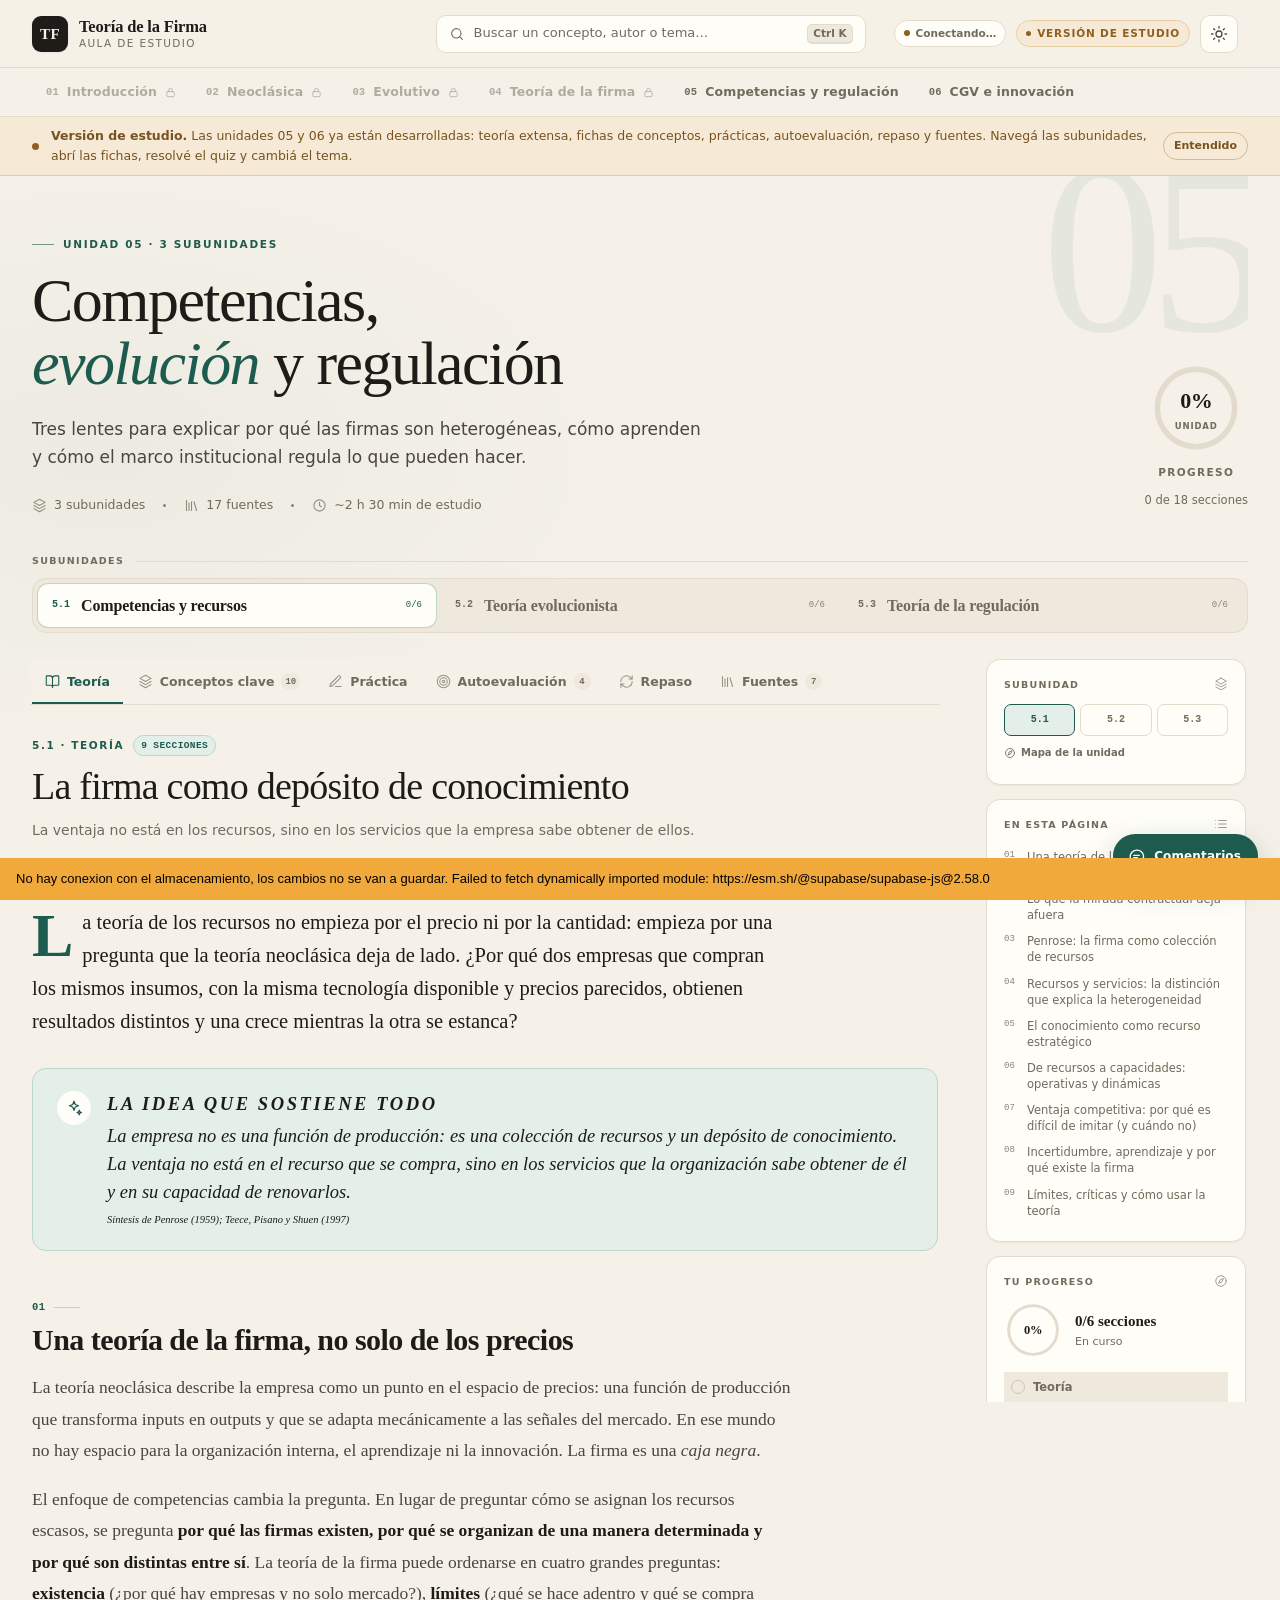
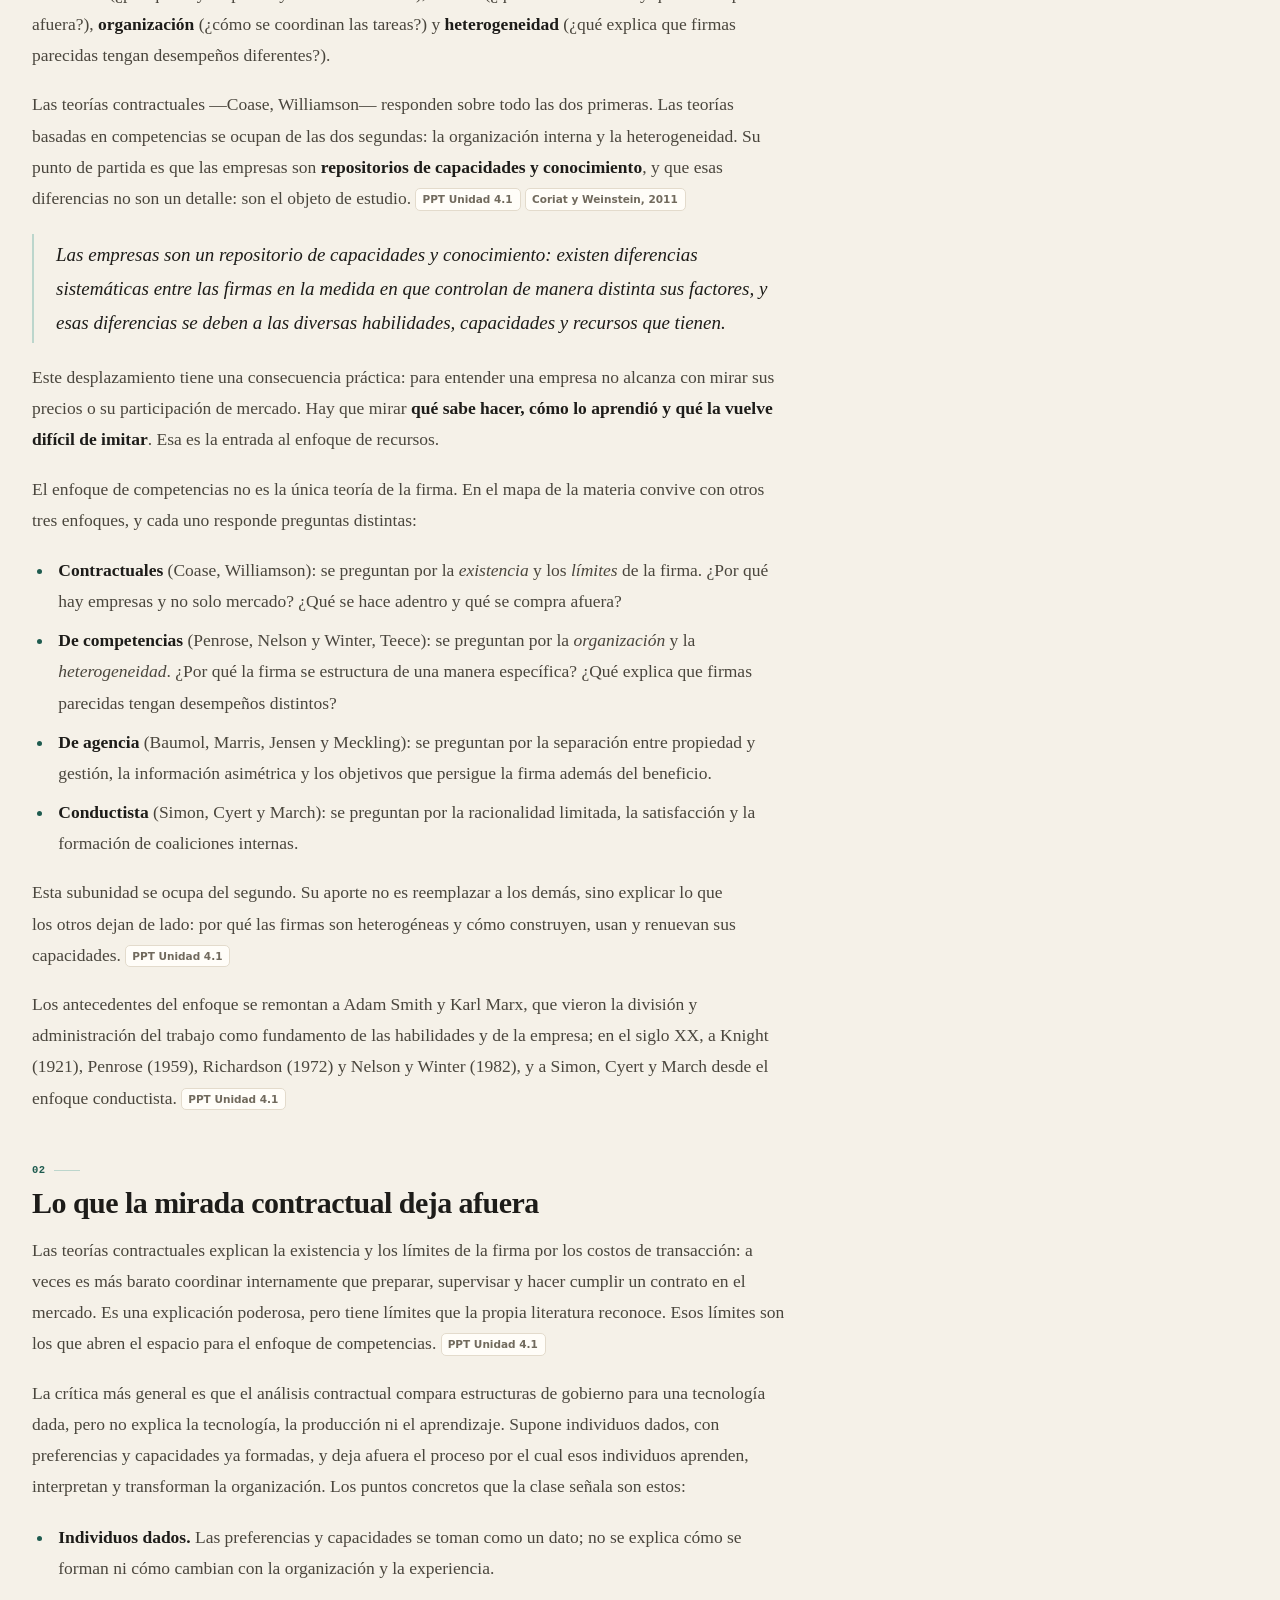
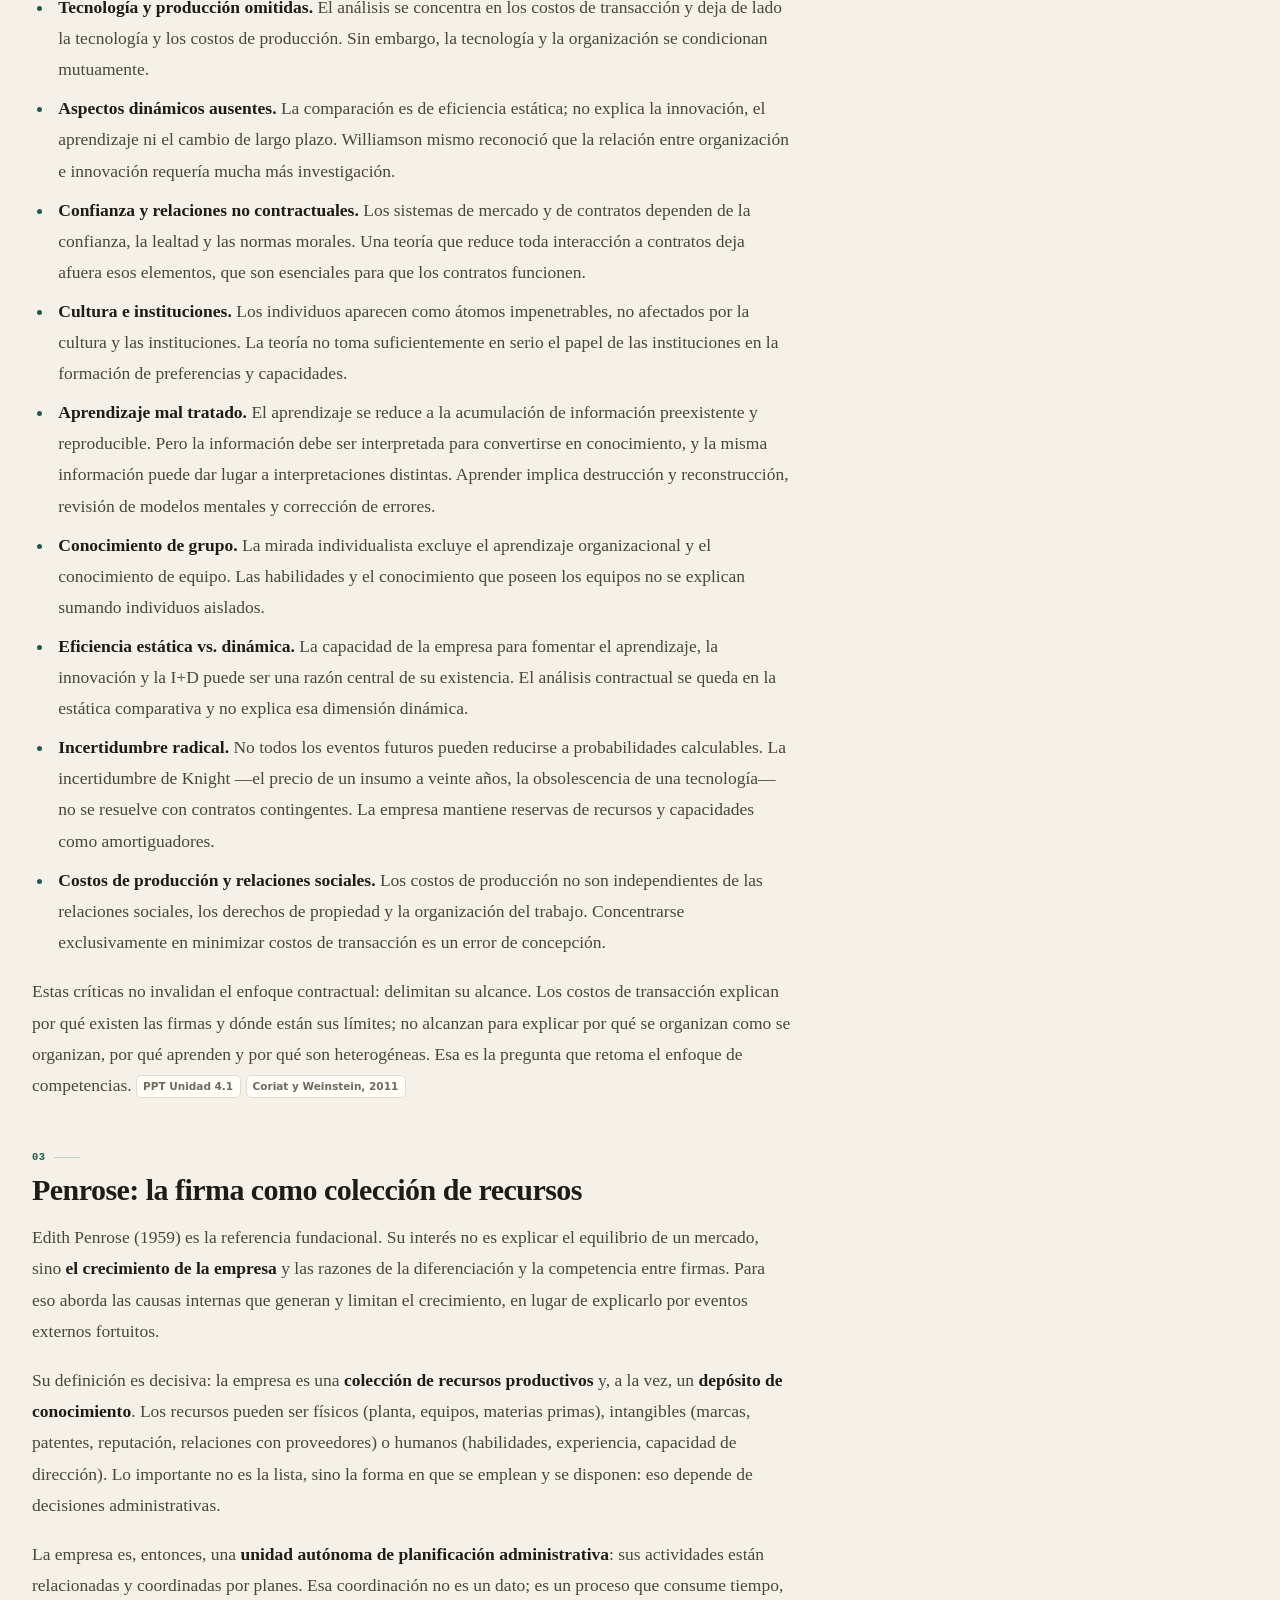
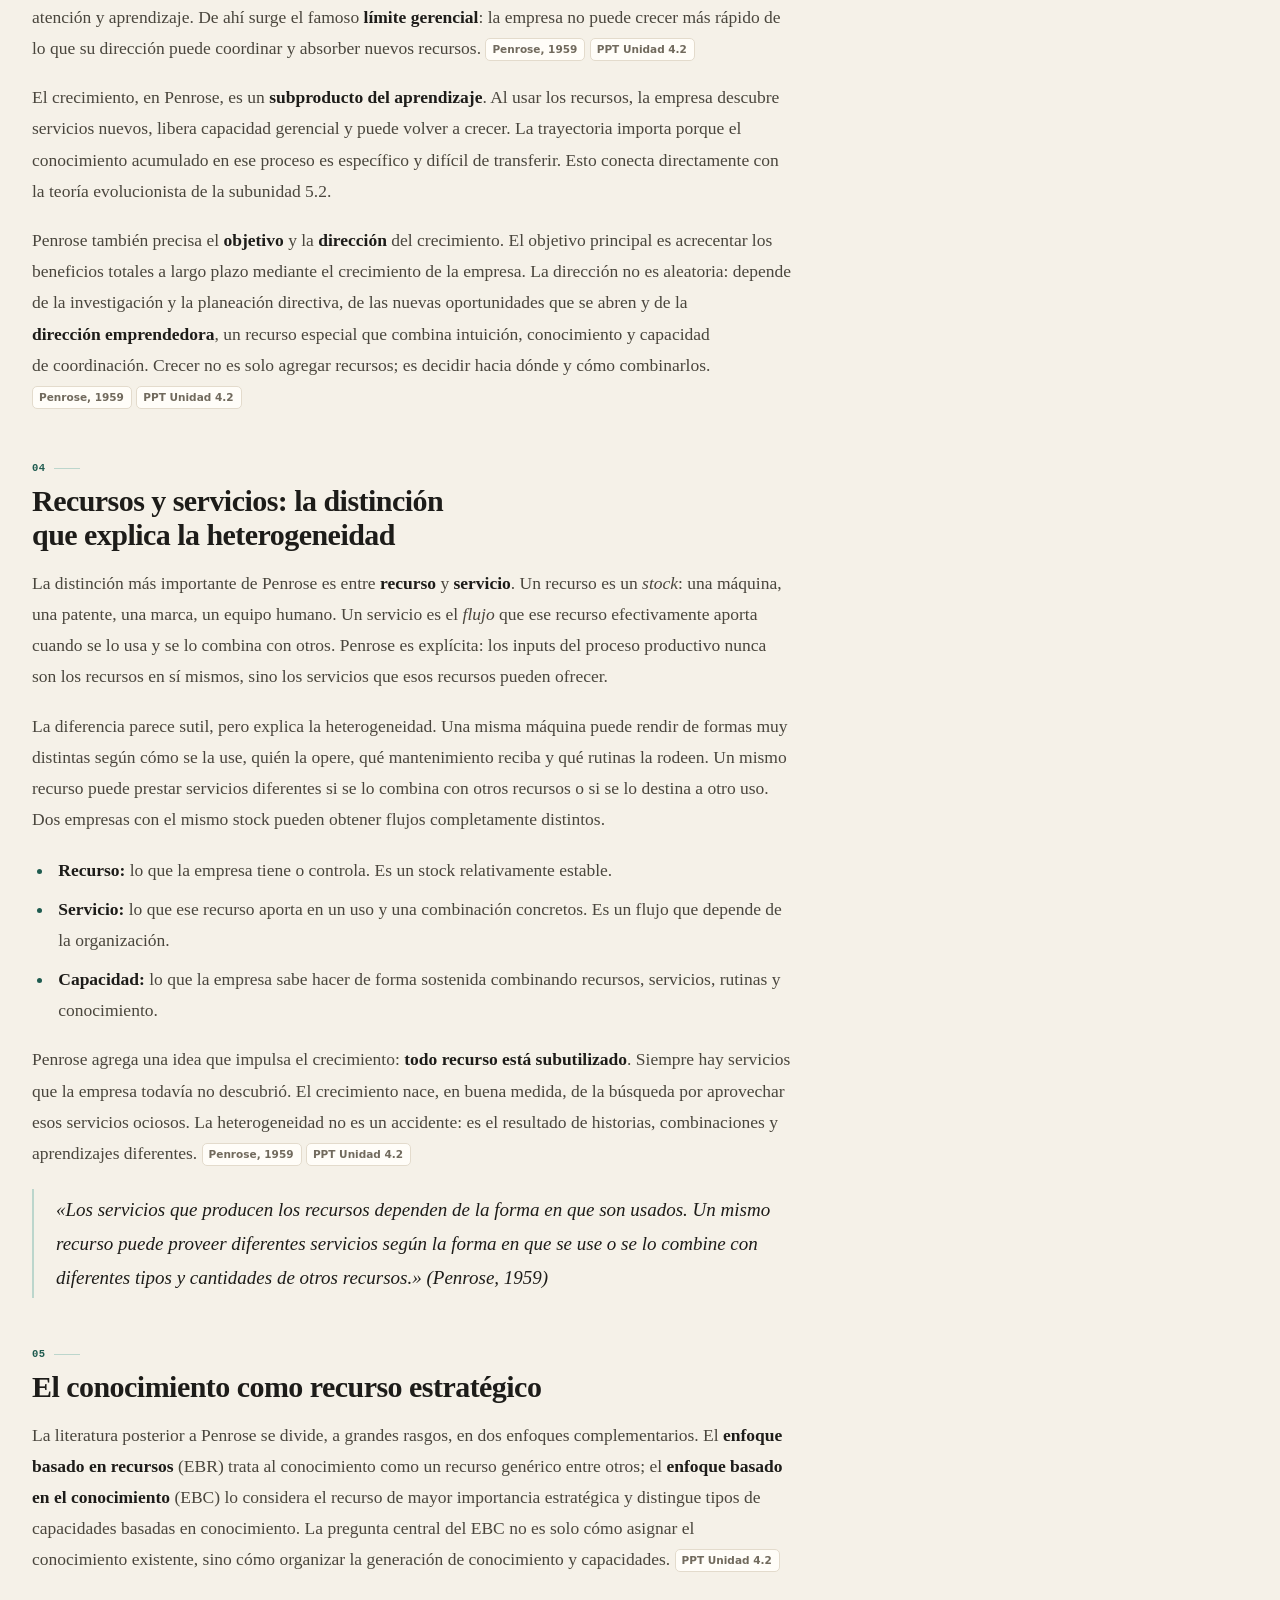
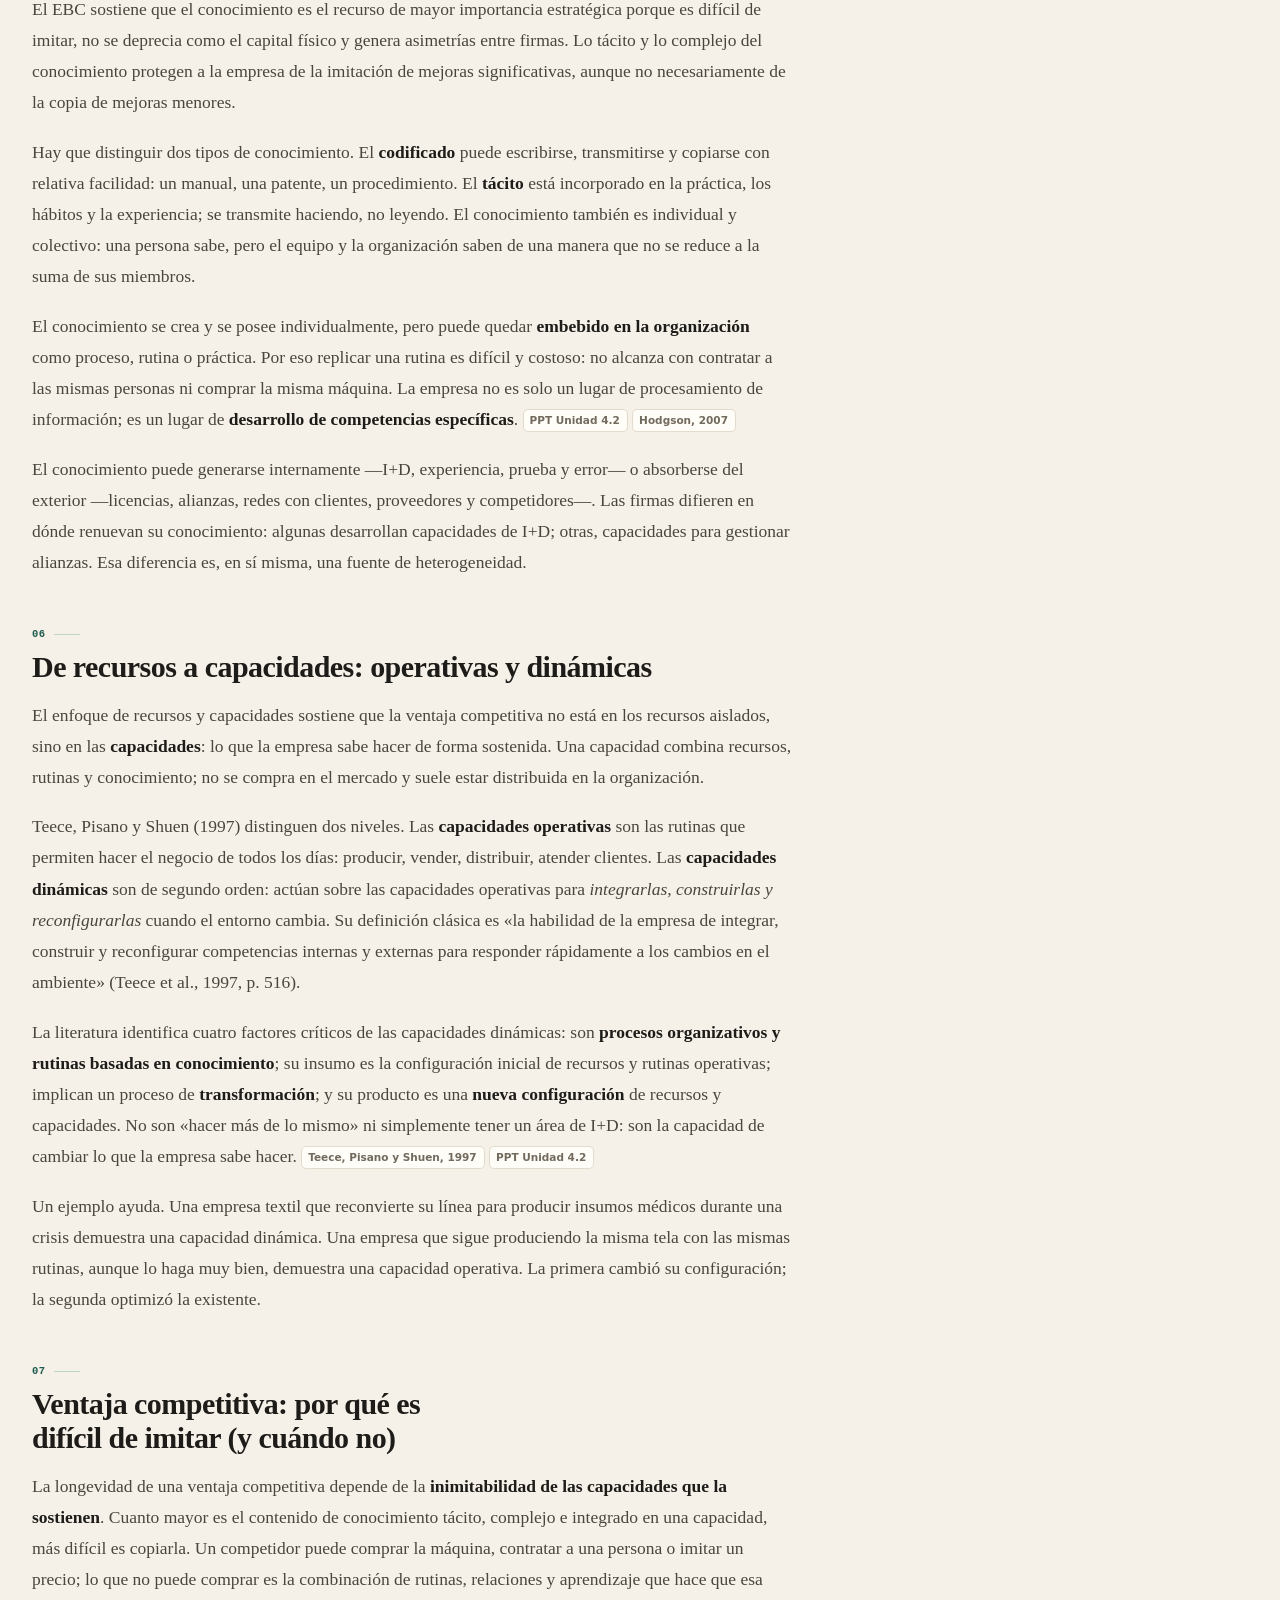
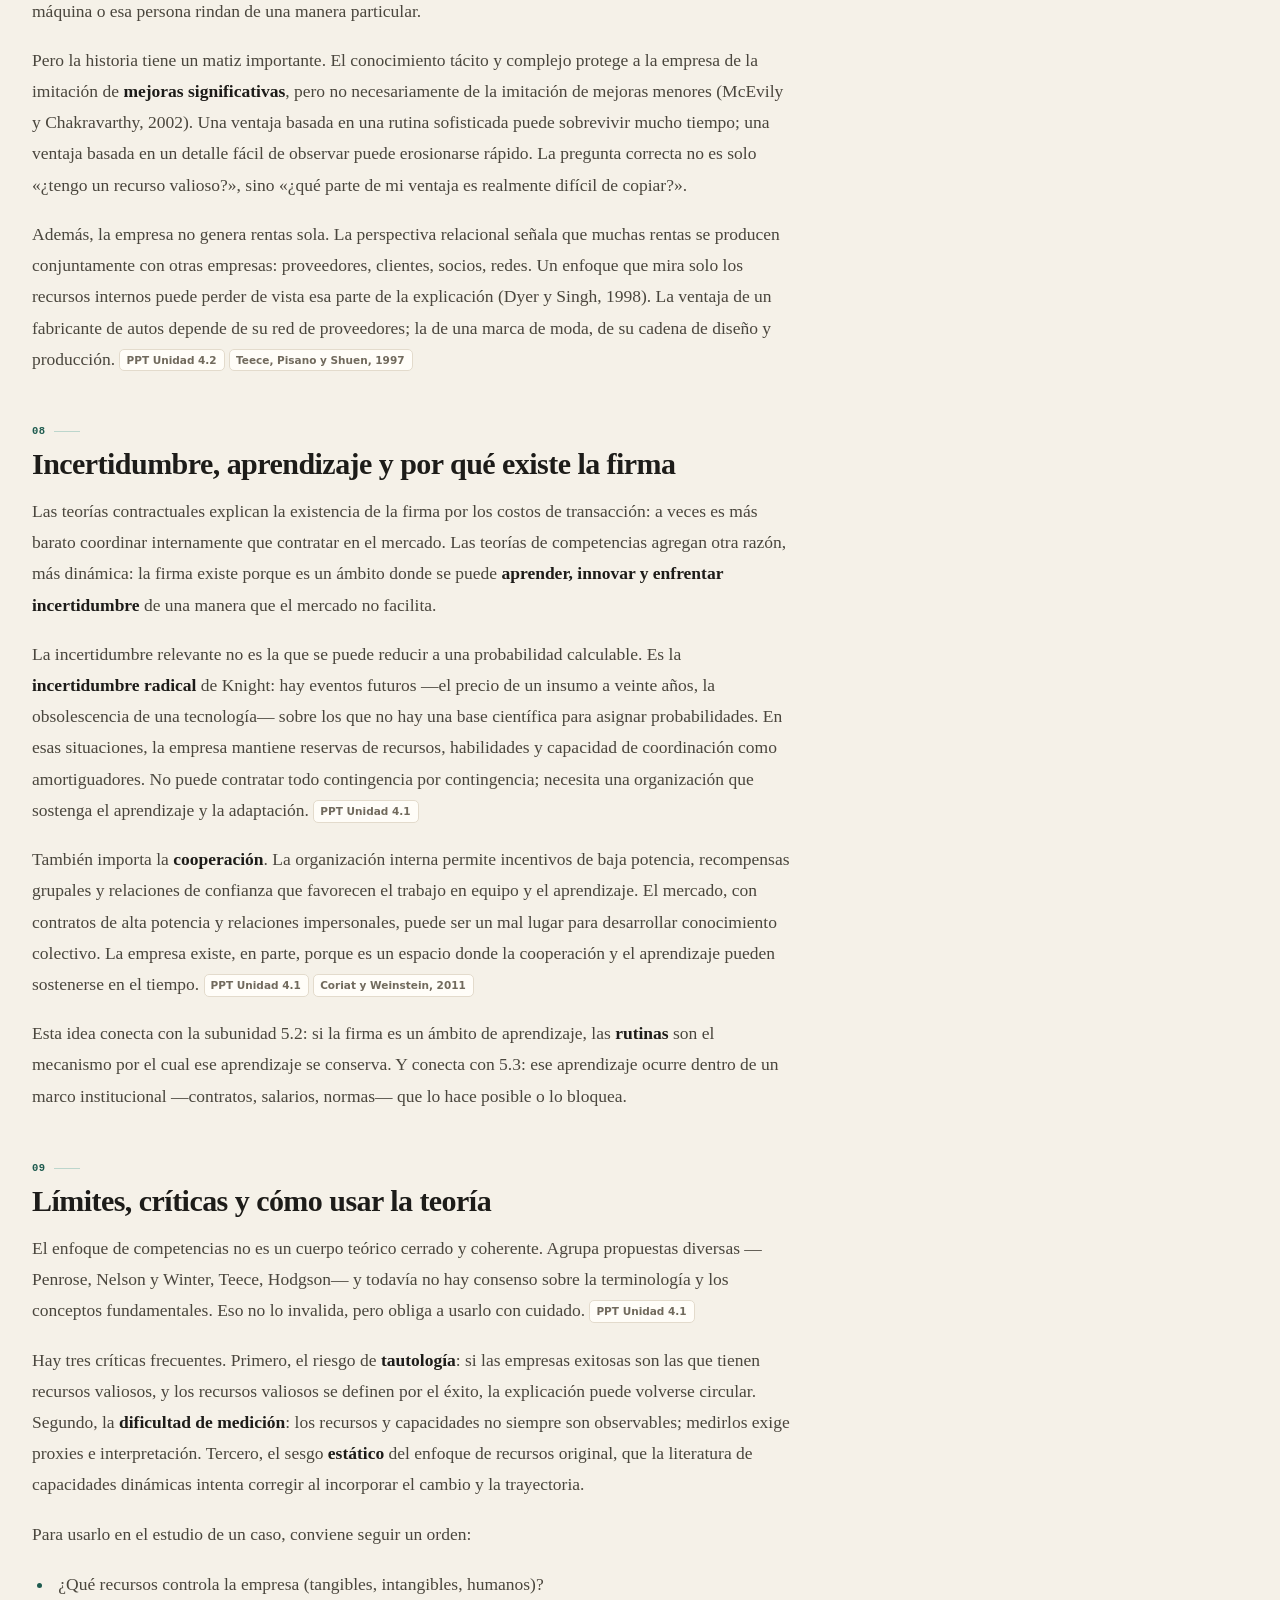
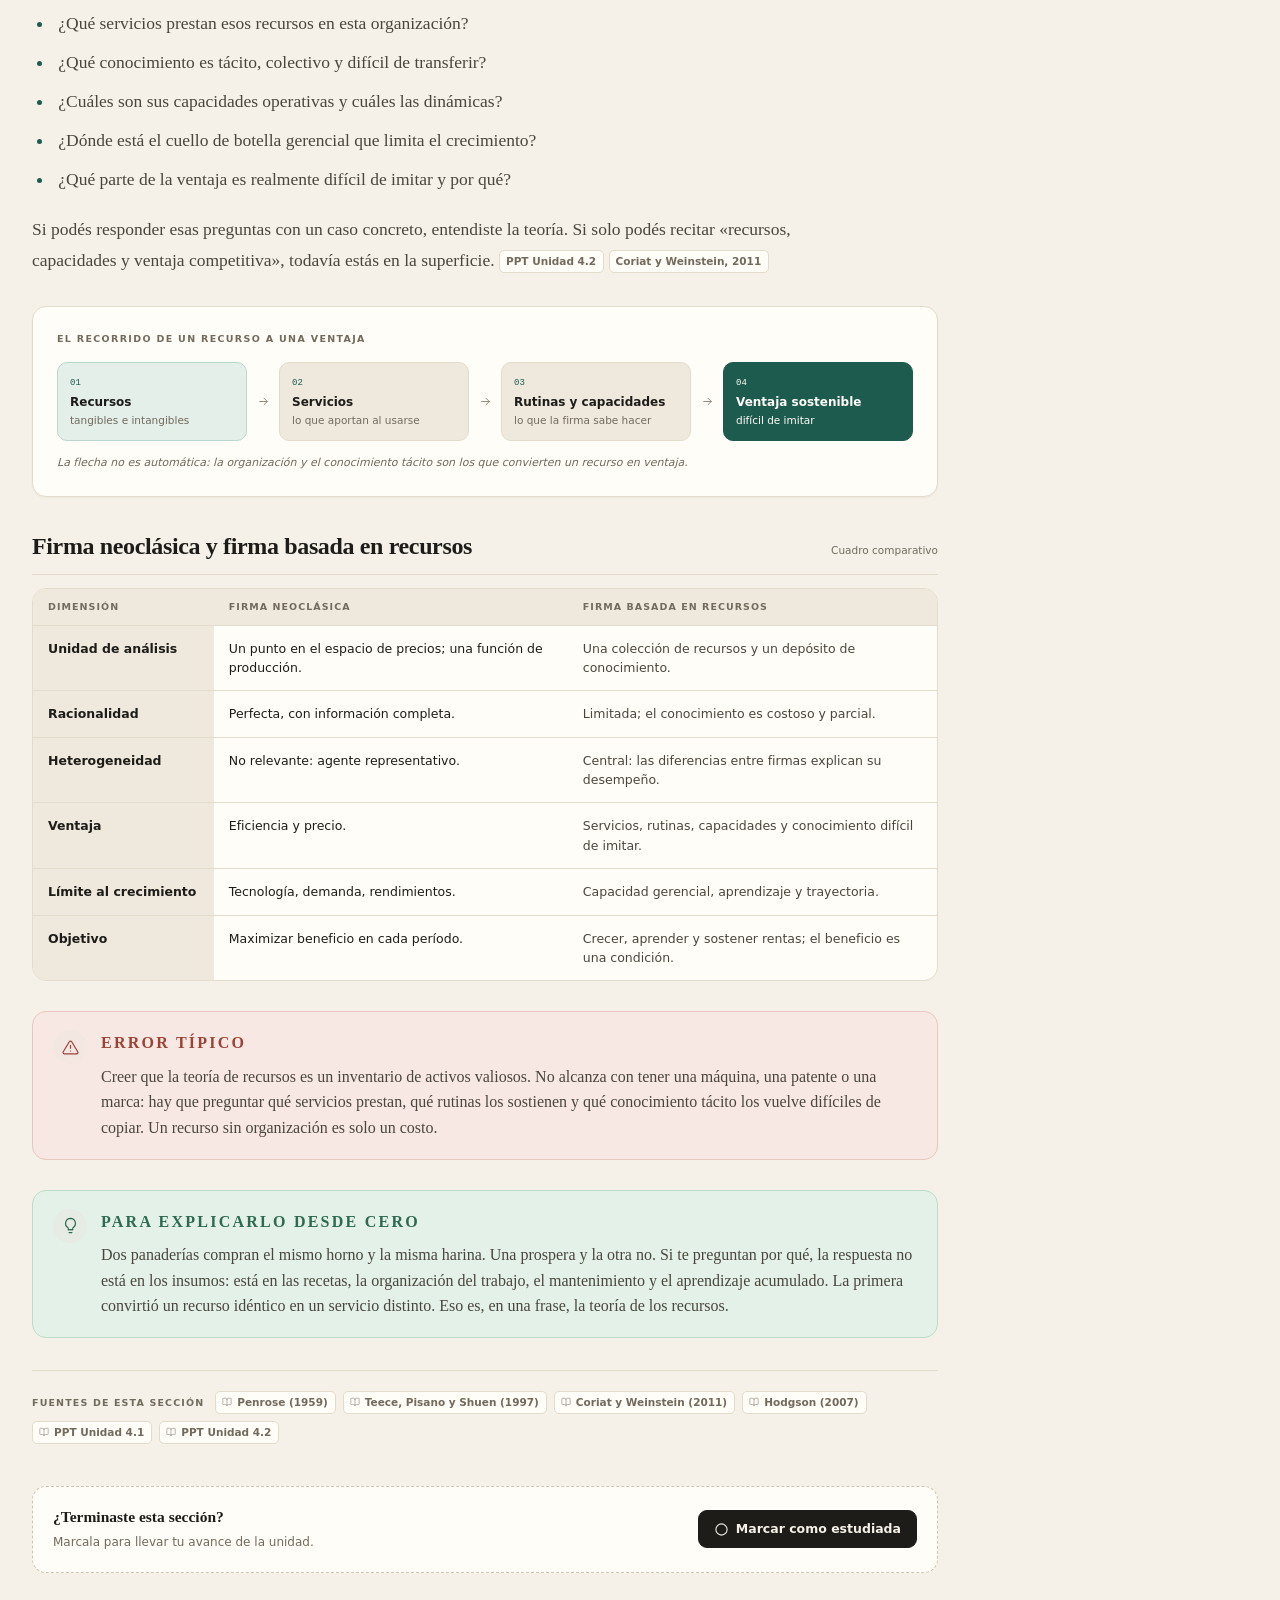
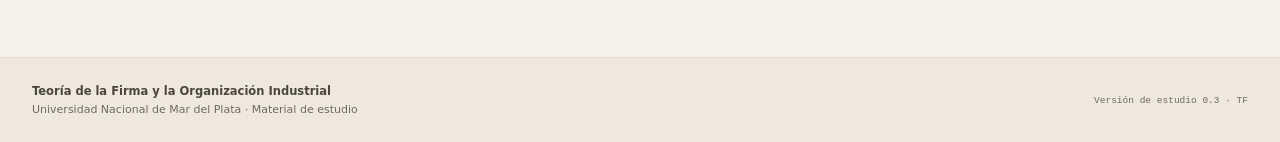
<file: index.html>
<!DOCTYPE html>
<html lang="es" data-theme="light">
<head>
  <meta charset="utf-8">
  <meta name="viewport" content="width=device-width, initial-scale=1">
  <meta name="description" content="Aula de estudio de Teoría de la Firma y la Organización Industrial. Unidades 05 y 06: competencias, regulación, cadenas globales de valor, innovación y cambio tecnológico.">
  <meta name="theme-color" content="#f5f1e8">
  <link rel="icon" type="image/svg+xml" href="assets/favicon.svg">
  <title>Teoría de la Firma · Aula de estudio</title>
  <link rel="stylesheet" href="assets/styles.css?v=2">
  <link rel="stylesheet" href="assets/feedback.css?v=1">
</head>
<body>
  <button class="skip-link" type="button" data-action="skip-main">Saltar al contenido</button>
  <div class="reading-progress" aria-hidden="true"><span id="readingProgress"></span></div>

  <header class="topbar">
    <div class="topbar__inner">
      <a class="brand" href="#/u5/5a/teoria" aria-label="Aula de Teoría de la Firma">
        <span class="brand__mark" aria-hidden="true">TF</span>
        <span class="brand__text">
          <strong>Teoría de la Firma</strong>
          <span>Aula de estudio</span>
        </span>
      </a>

      <button class="search-trigger" type="button" data-action="open-search" aria-label="Buscar en el aula">
        <svg viewBox="0 0 24 24" aria-hidden="true"><circle cx="11" cy="11" r="7"></circle><path d="m20 20-3.2-3.2"></path></svg>
        <span class="search-trigger__label">Buscar un concepto, autor o tema…</span>
        <kbd>Ctrl K</kbd>
      </button>

      <div class="topbar__actions">
        <span class="sync-pill" id="syncPill" hidden title="Progreso vinculado a tu cuenta de Fukuro">
          <span class="sync-dot" aria-hidden="true"></span>
          <span id="syncText">Conectando…</span>
        </span>
        <span class="mock-badge" title="Versión de estudio con las unidades 05 y 06">Versión de estudio</span>
        <button class="icon-btn" type="button" data-action="toggle-theme" aria-label="Cambiar entre modo claro y oscuro" title="Modo claro / oscuro">
          <svg class="icon-sun" viewBox="0 0 24 24" aria-hidden="true"><circle cx="12" cy="12" r="4"></circle><path d="M12 2v2M12 20v2M4.9 4.9l1.4 1.4M17.7 17.7l1.4 1.4M2 12h2M20 12h2M4.9 19.1l1.4-1.4M17.7 6.3l1.4-1.4"></path></svg>
          <svg class="icon-moon" viewBox="0 0 24 24" aria-hidden="true"><path d="M20.5 14.3A8.5 8.5 0 0 1 9.7 3.5 8.5 8.5 0 1 0 20.5 14.3Z"></path></svg>
        </button>
        <div class="account-wrap">
          <button class="account-btn" id="accountBtn" type="button" aria-haspopup="true" aria-expanded="false" title="Cuenta" hidden>TF</button>
          <div class="account-menu" id="accountMenu" hidden>
            <small>Sesión iniciada como</small>
            <b id="accountEmail"></b>
            <a id="feedbackInboxLink" href="feedback.html" hidden>Comentarios recibidos</a>
            <button type="button" id="signOutBtn">Cerrar sesión</button>
          </div>
        </div>
      </div>
    </div>
  </header>

  <nav class="unit-tabs" id="unitTabs" aria-label="Unidades de la materia"></nav>

  <div id="mockBanner"></div>

  <main class="app" id="contenido" tabindex="-1">
    <div id="view"></div>
  </main>

  <footer class="footer">
    <div class="footer__inner">
      <div>
        <strong>Teoría de la Firma y la Organización Industrial</strong>
        <span>Universidad Nacional de Mar del Plata · Material de estudio</span>
      </div>
      <span class="footer__version">Versión de estudio 0.3 · TF</span>
    </div>
  </footer>

  <button class="scroll-top" type="button" data-action="scroll-top" aria-label="Volver arriba" title="Volver arriba">
    <svg viewBox="0 0 24 24" aria-hidden="true"><path d="m18 15-6-6-6 6"></path></svg>
  </button>

  <div class="toast-stack" id="toasts" aria-live="polite" aria-atomic="false"></div>

  <dialog class="dialog" id="conceptDialog" aria-labelledby="conceptDialogTitle">
    <div class="dialog__inner" id="conceptDialogBody"></div>
  </dialog>

  <div class="search-overlay" id="searchOverlay" hidden>
    <div class="search-panel" role="dialog" aria-modal="true" aria-label="Buscar en el aula">
      <div class="search-panel__input">
        <svg viewBox="0 0 24 24" aria-hidden="true"><circle cx="11" cy="11" r="7"></circle><path d="m20 20-3.2-3.2"></path></svg>
        <input id="searchInput" type="search" placeholder="Buscá un concepto, autor o tema…" autocomplete="off" spellcheck="false">
        <kbd>Esc</kbd>
      </div>
      <div class="search-results" id="searchResults"></div>
      <div class="search-panel__footer">
        <span><kbd>↑</kbd><kbd>↓</kbd> para navegar</span>
        <span><kbd>Enter</kbd> para abrir</span>
        <span><kbd>Esc</kbd> para cerrar</span>
      </div>
    </div>
  </div>

  <script src="storage.js" data-app="teoria-firma"></script>
  <script src="assets/data.js"></script>
  <script src="assets/app.js?v=4"></script>
  <script src="assets/feedback.js?v=3"></script>
</body>
</html>
</file>
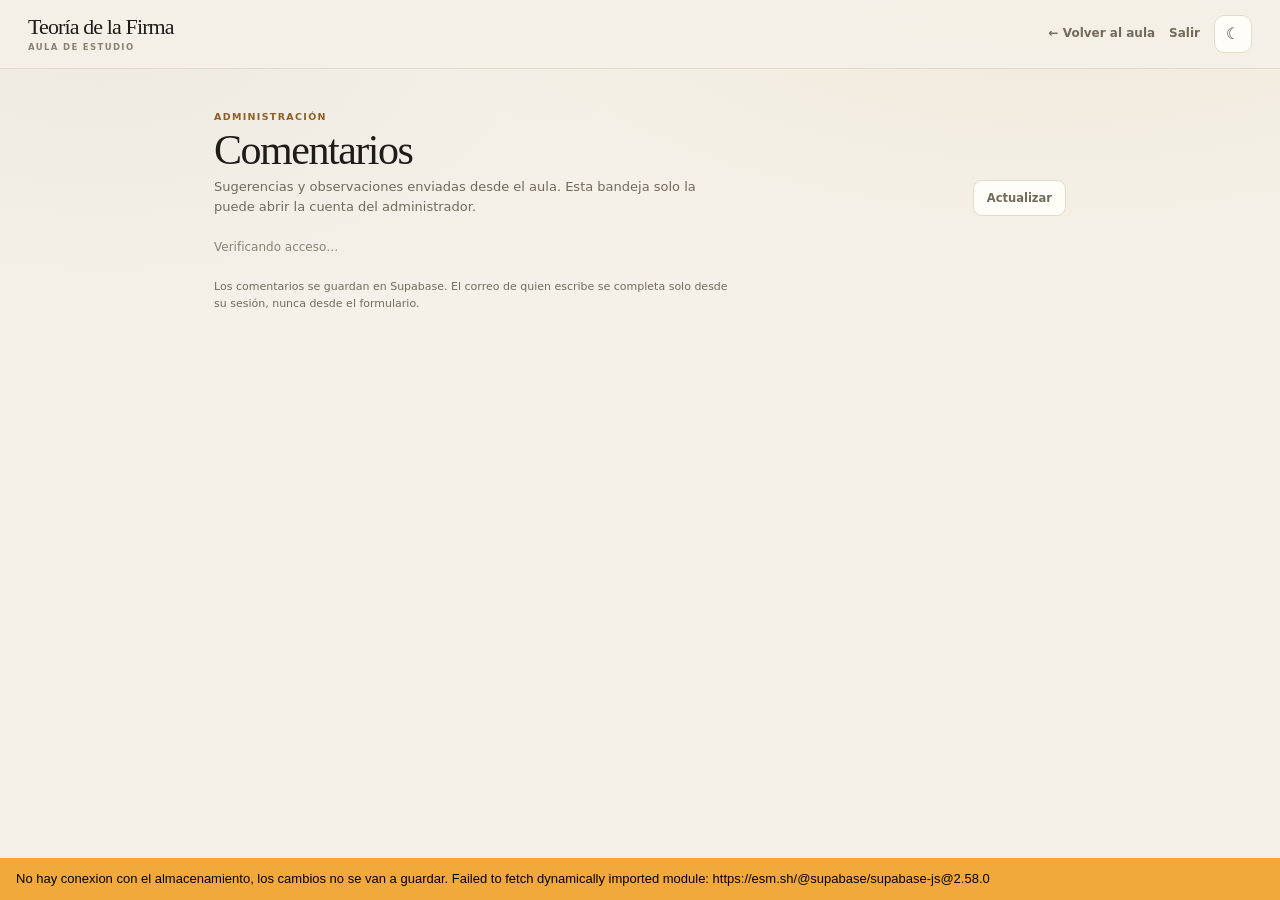
<file: feedback.html>
<!doctype html>
<html lang="es" data-theme="light">
<head>
<meta charset="utf-8">
<meta name="viewport" content="width=device-width, initial-scale=1">
<meta name="robots" content="noindex">
<title>Comentarios · Teoría de la Firma</title>
<link rel="icon" type="image/svg+xml" href="assets/favicon.svg">
<script>
  (() => {
    let saved = null;
    try { saved = localStorage.getItem("tf-theme"); } catch (e) {}
    const theme = saved || (window.matchMedia("(prefers-color-scheme: dark)").matches ? "dark" : "light");
    document.documentElement.setAttribute("data-theme", theme);
  })();
</script>
<link rel="stylesheet" href="assets/styles.css?v=2">
<link rel="stylesheet" href="assets/feedback.css?v=1">
</head>
<body class="fb-page">
<header class="fb-top">
  <a class="fb-brand" href="index.html">Teoría de la Firma<span>Aula de estudio</span></a>
  <nav class="fb-top-nav" aria-label="Acciones">
    <a class="fb-back" href="index.html">← Volver al aula</a>
    <button class="fb-back fb-back-btn" id="fbSignOut" type="button">Salir</button>
    <button class="icon-btn" id="themeBtn" type="button" aria-label="Cambiar a modo noche" title="Modo noche">☾</button>
  </nav>
</header>

<main class="fb-main">
  <div class="fb-heading">
    <div>
      <div class="fb-eyebrow">Administración</div>
      <h1>Comentarios</h1>
      <p class="fb-sub">Sugerencias y observaciones enviadas desde el aula. Esta bandeja solo la puede abrir la cuenta del administrador.</p>
    </div>
    <button class="fb-refresh" id="fbRefresh" type="button">Actualizar</button>
  </div>

  <p class="fb-status" id="fbStatus" role="status">Verificando acceso…</p>

  <section class="fb-gate" id="fbGate" hidden>
    <div class="fb-gate-icon" aria-hidden="true">🔒</div>
    <b>Esta bandeja es privada</b>
    <p>Entraste con <b data-user></b>, pero los comentarios solo los puede leer el administrador del aula.</p>
    <p><a class="fb-back" href="index.html">Volver al aula</a></p>
  </section>

  <section id="fbInbox" hidden>
    <div class="fb-stats" aria-label="Resumen de comentarios">
      <div class="fb-stat"><b id="statTotal">0</b><span>Total</span></div>
      <div class="fb-stat"><b id="statOpen">0</b><span>Pendientes</span></div>
      <div class="fb-stat"><b id="statResolved">0</b><span>Resueltos</span></div>
    </div>

    <div class="fb-filters">
      <button class="fb-filter active" type="button" data-filter="all" aria-pressed="true">Todas</button>
      <button class="fb-filter" type="button" data-filter="open" aria-pressed="false">Pendientes</button>
      <button class="fb-filter" type="button" data-filter="resolved" aria-pressed="false">Resueltos</button>
      <input class="fb-search" id="fbSearch" type="search" placeholder="Buscar por texto, correo o unidad…" aria-label="Buscar comentarios">
    </div>

    <div class="fb-list" id="fbList"></div>
    <div class="fb-empty" id="fbEmpty" hidden></div>
  </section>

  <p class="fb-sub" style="margin-top:22px;font-size:11px;">
    Los comentarios se guardan en Supabase. El correo de quien escribe se completa solo desde su sesión, nunca desde el formulario.
  </p>
</main>

<script src="storage.js" data-app="teoria-firma"></script>
<script src="assets/data.js"></script>
<script src="assets/feedback-admin.js?v=3"></script>
</body>
</html>
</file>
<file: assets/styles.css>
/* =========================================================
   Aula de Teoría de la Firma — hoja de estilos
   Maqueta 0.1 · Unidad 05
   ========================================================= */

:root {
  --topbar-h: 68px;
  --unittabs-h: 49px;

  --bg: #f5f1e8;
  --surface: #fffdf8;
  --surface-2: #efe9dd;
  --surface-3: #e7dfd0;
  --ink: #1d1c19;
  --ink-2: #4a463d;
  --ink-3: #716a5d;
  --ink-4: #8a8274;

  --line: #e3dbcc;
  --line-strong: #cfc4b1;

  --accent: #1e5b4f;
  --accent-ink: #16443b;
  --accent-soft: #e4efe9;
  --accent-line: #bcd6cc;

  --ochre: #8f5f22;
  --ochre-soft: #f6ead6;
  --ochre-line: #e4cda5;

  --danger: #9c4337;
  --danger-soft: #f8e8e3;
  --danger-line: #e8c7bf;

  --ok: #2d6a4f;
  --ok-soft: #e3f1e8;
  --ok-line: #bddcc9;

  --shadow-sm: 0 1px 2px rgba(40, 34, 24, 0.05);
  --shadow: 0 14px 36px -18px rgba(40, 34, 24, 0.28);
  --shadow-lg: 0 30px 80px -30px rgba(40, 34, 24, 0.4);

  --radius-sm: 9px;
  --radius: 14px;
  --radius-lg: 20px;

  --font-display: "Palatino Linotype", "Book Antiqua", Palatino, Georgia, "Times New Roman", serif;
  --font-ui: "Segoe UI", system-ui, -apple-system, "Helvetica Neue", Arial, sans-serif;
  --font-mono: "Cascadia Code", "SFMono-Regular", Consolas, "Liberation Mono", monospace;

  --maxw: 1280px;
  --ease: cubic-bezier(0.22, 0.61, 0.36, 1);

  /* Acento por subunidad (se pisa con data-accent en <body>) */
  --unit-accent: #1e5b4f;
  --unit-accent-ink: #16443b;
  --unit-accent-soft: #e4efe9;
  --unit-accent-line: #bcd6cc;
}

[data-theme="dark"] {
  --bg: #141512;
  --surface: #1b1d19;
  --surface-2: #232620;
  --surface-3: #2b2f28;
  --ink: #f3efe4;
  --ink-2: #cec7b8;
  --ink-3: #a8a192;
  --ink-4: #8a8477;

  --line: #30342c;
  --line-strong: #454b40;

  --accent: #86c7b4;
  --accent-ink: #a8dccb;
  --accent-soft: #1e322b;
  --accent-line: #345548;

  --ochre: #d7a45e;
  --ochre-soft: #332a1c;
  --ochre-line: #554329;

  --danger: #e0907f;
  --danger-soft: #35211d;
  --danger-line: #53312a;

  --ok: #8ecfaa;
  --ok-soft: #1c3025;
  --ok-line: #33533f;

  --shadow-sm: 0 1px 2px rgba(0, 0, 0, 0.3);
  --shadow: 0 14px 36px -18px rgba(0, 0, 0, 0.65);
  --shadow-lg: 0 30px 80px -30px rgba(0, 0, 0, 0.8);
}

/* Acentos temáticos */
body[data-accent="teal"] {
  --unit-accent: #1e5b4f;
  --unit-accent-ink: #16443b;
  --unit-accent-soft: #e4efe9;
  --unit-accent-line: #bcd6cc;
}
body[data-accent="indigo"] {
  --unit-accent: #3d4d80;
  --unit-accent-ink: #2e3a63;
  --unit-accent-soft: #e7eaf4;
  --unit-accent-line: #c4cbe2;
}
body[data-accent="wine"] {
  --unit-accent: #7c3b45;
  --unit-accent-ink: #612d36;
  --unit-accent-soft: #f2e6e7;
  --unit-accent-line: #ddc2c6;
}
[data-theme="dark"] body[data-accent="teal"] {
  --unit-accent: #86c7b4;
  --unit-accent-ink: #a8dccb;
  --unit-accent-soft: #1e322b;
  --unit-accent-line: #345548;
}
[data-theme="dark"] body[data-accent="indigo"] {
  --unit-accent: #a6b3e0;
  --unit-accent-ink: #c3cdf0;
  --unit-accent-soft: #232a3d;
  --unit-accent-line: #3b4666;
}
[data-theme="dark"] body[data-accent="wine"] {
  --unit-accent: #dba0a8;
  --unit-accent-ink: #efbdc3;
  --unit-accent-soft: #342326;
  --unit-accent-line: #55383d;
}

/* ----------------------------- Reset ----------------------------- */
*,
*::before,
*::after { box-sizing: border-box; }

html {
  scroll-behavior: smooth;
  -webkit-text-size-adjust: 100%;
}

body {
  margin: 0;
  background:
    radial-gradient(1100px 540px at 82% -8%, rgba(169, 116, 46, 0.075), transparent 62%),
    radial-gradient(900px 500px at 8% 4%, rgba(30, 91, 79, 0.045), transparent 60%),
    var(--bg);
  color: var(--ink);
  font-family: var(--font-ui);
  font-size: 15.5px;
  line-height: 1.6;
  -webkit-font-smoothing: antialiased;
  text-rendering: optimizeLegibility;
}

[data-theme="dark"] body {
  background:
    radial-gradient(1100px 540px at 82% -8%, rgba(215, 164, 94, 0.055), transparent 62%),
    radial-gradient(900px 500px at 8% 4%, rgba(134, 199, 180, 0.035), transparent 60%),
    var(--bg);
}

img, svg { display: block; }
button, input, textarea, select { font: inherit; color: inherit; }
button { cursor: pointer; }
a { color: inherit; text-decoration: none; }
p, h1, h2, h3, h4, ul, ol, figure, blockquote { margin: 0; }
ul, ol { padding: 0; }
[hidden] { display: none !important; }
body.dialog-open,
body.search-open { overflow: hidden; }

::selection {
  background: var(--accent-line);
  color: var(--ink);
}

:focus-visible {
  outline: 2px solid var(--unit-accent);
  outline-offset: 3px;
  border-radius: 3px;
}

::-webkit-scrollbar { width: 11px; height: 11px; }
::-webkit-scrollbar-track { background: transparent; }
::-webkit-scrollbar-thumb {
  background: var(--line-strong);
  border-radius: 20px;
  border: 3px solid var(--bg);
}
::-webkit-scrollbar-thumb:hover { background: var(--ink-4); }

.skip-link {
  position: fixed;
  top: 10px;
  left: 10px;
  z-index: 200;
  padding: 10px 16px;
  border: 0;
  border-radius: 8px;
  background: var(--ink);
  color: var(--bg);
  font-family: var(--font-ui);
  font-size: 13px;
  font-weight: 600;
  text-decoration: none;
  cursor: pointer;
  transform: translateY(-160%);
  transition: transform 0.2s;
}
.skip-link:focus { transform: translateY(0); }

/* ----------------------------- Iconos ----------------------------- */
svg {
  fill: none;
  stroke: currentColor;
  stroke-width: 1.7;
  stroke-linecap: round;
  stroke-linejoin: round;
}

.i {
  width: 18px;
  height: 18px;
  flex: 0 0 auto;
}

/* ------------------------- Barra de lectura ------------------------- */
.reading-progress {
  position: fixed;
  inset: 0 0 auto 0;
  height: 2px;
  z-index: 120;
  pointer-events: none;
}
.reading-progress span {
  display: block;
  width: 0;
  height: 100%;
  background: var(--unit-accent);
  transition: width 0.12s linear;
}

/* ----------------------------- Topbar ----------------------------- */
.topbar {
  position: sticky;
  top: 0;
  z-index: 60;
  height: var(--topbar-h);
  border-bottom: 1px solid var(--line);
  background: color-mix(in srgb, var(--bg) 88%, transparent);
  backdrop-filter: blur(14px) saturate(1.1);
}
@supports not (background: color-mix(in srgb, red 50%, blue)) {
  .topbar { background: var(--bg); }
}
.topbar__inner {
  max-width: var(--maxw);
  height: 100%;
  margin: 0 auto;
  padding: 0 32px;
  display: flex;
  align-items: center;
  gap: 28px;
}

.brand {
  display: inline-flex;
  align-items: center;
  gap: 11px;
  text-decoration: none;
  flex: 0 0 auto;
}
.brand__mark {
  width: 36px;
  height: 36px;
  display: grid;
  place-items: center;
  border-radius: 9px;
  background: var(--ink);
  color: var(--bg);
  font-family: var(--font-display);
  font-size: 15px;
  font-weight: 700;
  letter-spacing: 0.02em;
  box-shadow: var(--shadow-sm);
}
.brand__text {
  display: flex;
  flex-direction: column;
  line-height: 1.15;
}
.brand__text strong {
  font-family: var(--font-display);
  font-size: 16.5px;
  font-weight: 700;
  letter-spacing: -0.01em;
}
.brand__text span {
  font-size: 10.5px;
  letter-spacing: 0.13em;
  text-transform: uppercase;
  color: var(--ink-3);
}

.search-trigger {
  flex: 1 1 auto;
  max-width: 430px;
  margin-left: auto;
  display: flex;
  align-items: center;
  gap: 9px;
  height: 38px;
  padding: 0 12px;
  border: 1px solid var(--line);
  border-radius: 10px;
  background: var(--surface);
  color: var(--ink-3);
  font-size: 13px;
  text-align: left;
  transition: border-color 0.18s, box-shadow 0.18s, background 0.18s;
}
.search-trigger:hover {
  border-color: var(--line-strong);
  background: var(--surface);
  box-shadow: var(--shadow-sm);
}
.search-trigger svg { width: 16px; height: 16px; }
.search-trigger__label {
  overflow: hidden;
  text-overflow: ellipsis;
  white-space: nowrap;
}
.search-trigger kbd { margin-left: auto; }

.topbar__actions {
  display: flex;
  align-items: center;
  gap: 10px;
  flex: 0 0 auto;
}
.mock-badge {
  display: inline-flex;
  align-items: center;
  gap: 6px;
  padding: 4px 9px;
  border: 1px solid var(--ochre-line);
  border-radius: 99px;
  background: var(--ochre-soft);
  color: var(--ochre);
  font-size: 10.5px;
  font-weight: 700;
  letter-spacing: 0.08em;
  text-transform: uppercase;
  white-space: nowrap;
}
.mock-badge::before {
  content: "";
  width: 5px;
  height: 5px;
  border-radius: 50%;
  background: currentColor;
}
.icon-btn {
  width: 38px;
  height: 38px;
  display: grid;
  place-items: center;
  border: 1px solid var(--line);
  border-radius: 10px;
  background: var(--surface);
  color: var(--ink-2);
  transition: border-color 0.18s, color 0.18s, transform 0.18s;
}
.icon-btn:hover { border-color: var(--line-strong); color: var(--ink); }
.icon-btn:active { transform: scale(0.96); }
.icon-btn svg { width: 18px; height: 18px; }
.icon-moon { display: none; }

/* ---------- Sincronización y cuenta ---------- */
.sync-pill {
  display: inline-flex;
  align-items: center;
  gap: 6px;
  padding: 4px 9px;
  border: 1px solid var(--line);
  border-radius: 99px;
  background: var(--surface);
  color: var(--ink-3);
  font-size: 10.5px;
  font-weight: 650;
  white-space: nowrap;
}
.sync-pill[hidden] { display: none; }
.sync-dot {
  width: 6px;
  height: 6px;
  border-radius: 50%;
  background: var(--ink-4);
  transition: background 0.2s;
}
.sync-pill[data-state="connecting"] .sync-dot,
.sync-pill[data-state="saving"] .sync-dot {
  background: var(--ochre);
  animation: sync-pulse 1.4s ease-in-out infinite;
}
.sync-pill[data-state="saved"] .sync-dot { background: var(--ok); }
.sync-pill[data-state="local"] { color: var(--ochre); border-color: var(--ochre-line); background: var(--ochre-soft); }
.sync-pill[data-state="local"] .sync-dot { background: var(--ochre); }
@keyframes sync-pulse {
  0%, 100% { opacity: 1; }
  50% { opacity: 0.35; }
}

.account-wrap { position: relative; }
.account-btn {
  width: 38px;
  height: 38px;
  padding: 0;
  border: 1px solid var(--line);
  border-radius: 50%;
  background: var(--accent);
  color: #fff;
  font: 700 11px/1 var(--font-ui);
  letter-spacing: 0.05em;
  cursor: pointer;
  transition: border-color 0.18s, transform 0.18s, opacity 0.18s;
}
.account-btn:hover { border-color: var(--accent-ink); transform: translateY(-1px); }
.account-btn[hidden] { display: none; }
[data-theme="dark"] .account-btn { color: #10231e; }
.account-menu {
  position: absolute;
  top: calc(100% + 9px);
  right: 0;
  z-index: 40;
  width: 232px;
  display: flex;
  flex-direction: column;
  gap: 6px;
  padding: 13px 14px;
  border: 1px solid var(--line);
  border-radius: 12px;
  background: var(--surface);
  box-shadow: var(--shadow);
}
.account-menu[hidden] { display: none; }
.account-menu small {
  color: var(--ink-4);
  font-size: 9px;
  font-weight: 700;
  letter-spacing: 0.09em;
  text-transform: uppercase;
}
.account-menu b {
  overflow-wrap: anywhere;
  color: var(--ink);
  font-size: 12px;
  font-weight: 600;
}
.account-menu a,
.account-menu button {
  padding: 7px 9px;
  border: 1px solid var(--line);
  border-radius: 8px;
  background: transparent;
  color: var(--ink-2);
  font: 600 11.5px/1.3 var(--font-ui);
  text-align: left;
  text-decoration: none;
  cursor: pointer;
}
.account-menu a { color: var(--accent); border-color: var(--accent-line); background: var(--accent-soft); }
.account-menu a:hover,
.account-menu button:hover { border-color: var(--line-strong); background: var(--surface-2); color: var(--ink); }
.account-menu a[hidden] { display: none; }
[data-theme="dark"] .icon-sun { display: none; }
[data-theme="dark"] .icon-moon { display: block; }

kbd {
  display: inline-flex;
  align-items: center;
  justify-content: center;
  min-width: 20px;
  height: 20px;
  padding: 0 5px;
  border: 1px solid var(--line);
  border-bottom-width: 2px;
  border-radius: 5px;
  background: var(--surface-2);
  color: var(--ink-3);
  font-family: var(--font-ui);
  font-size: 10.5px;
  font-weight: 600;
  line-height: 1;
}

/* --------------------------- Unit tabs --------------------------- */
.unit-tabs {
  position: sticky;
  top: var(--topbar-h);
  z-index: 50;
  height: var(--unittabs-h);
  border-bottom: 1px solid var(--line);
  background: color-mix(in srgb, var(--bg) 92%, transparent);
  backdrop-filter: blur(14px);
}
@supports not (background: color-mix(in srgb, red 50%, blue)) {
  .unit-tabs { background: var(--bg); }
}
.unit-tabs__inner {
  max-width: var(--maxw);
  height: 100%;
  margin: 0 auto;
  padding: 0 32px;
  display: flex;
  align-items: stretch;
  gap: 2px;
  overflow-x: auto;
  scrollbar-width: none;
}
.unit-tabs__inner::-webkit-scrollbar { display: none; }

.unit-tab {
  position: relative;
  display: inline-flex;
  align-items: center;
  gap: 8px;
  padding: 0 14px;
  border: 0;
  background: transparent;
  color: var(--ink-3);
  font-size: 12.5px;
  font-weight: 600;
  letter-spacing: 0.01em;
  white-space: nowrap;
  transition: color 0.18s;
}
.unit-tab__num {
  font-family: var(--font-mono);
  font-size: 10.5px;
  color: var(--ink-3);
  transition: color 0.18s;
}
.unit-tab::after {
  content: "";
  position: absolute;
  left: 12px;
  right: 12px;
  bottom: -1px;
  height: 2px;
  border-radius: 2px 2px 0 0;
  background: transparent;
  transition: background 0.18s;
}
.unit-tab:hover { color: var(--ink); }
.unit-tab:hover .unit-tab__num { color: var(--ink-3); }
.unit-tab[aria-current="page"] { color: var(--ink); box-shadow: inset 0 -2px 0 var(--unit-accent); }
.unit-tab[aria-current="page"] .unit-tab__num { color: var(--unit-accent); }
.unit-tab[aria-current="page"]::after { background: var(--unit-accent); }
.unit-tab.is-locked { opacity: 0.52; }
.unit-tab.is-locked:hover { opacity: 0.72; }
.unit-tab__lock { width: 11px; height: 11px; }
.unit-tab__soon {
  width: 5px;
  height: 5px;
  border-radius: 50%;
  background: var(--ochre);
  margin-left: 1px;
}

/* ------------------------- Aviso de maqueta ------------------------- */
.mock-banner {
  border-bottom: 1px solid var(--ochre-line);
  background: var(--ochre-soft);
}
.mock-banner__inner {
  max-width: var(--maxw);
  margin: 0 auto;
  padding: 9px 32px;
  display: flex;
  align-items: center;
  gap: 12px;
  color: color-mix(in srgb, var(--ochre) 80%, var(--ink));
  font-size: 12.5px;
}
.mock-banner__dot {
  width: 7px;
  height: 7px;
  border-radius: 50%;
  background: var(--ochre);
  flex: 0 0 auto;
}
.mock-banner strong { font-weight: 700; }
.mock-banner p { flex: 1; }
.mock-banner__close {
  flex: 0 0 auto;
  padding: 4px 10px;
  border: 1px solid color-mix(in srgb, var(--ochre) 35%, transparent);
  border-radius: 99px;
  background: transparent;
  color: inherit;
  font-size: 11px;
  font-weight: 700;
}
.mock-banner__close:hover { background: rgba(255, 255, 255, 0.3); }
[data-theme="dark"] .mock-banner__close:hover { background: rgba(255, 255, 255, 0.06); }

/* ------------------------------ App ------------------------------ */
.app {
  max-width: var(--maxw);
  margin: 0 auto;
  padding: 0 32px;
  min-height: 70vh;
}
.view { animation: fade-in 0.35s var(--ease); }
@keyframes fade-in {
  from { opacity: 0; }
  to { opacity: 1; }
}

/* ------------------------------ Hero ------------------------------ */
.hero {
  position: relative;
  display: grid;
  grid-template-columns: minmax(0, 1fr) auto;
  align-items: end;
  gap: 48px;
  padding: 52px 0 38px;
  overflow: hidden;
}
.hero::before {
  content: attr(data-num);
  position: absolute;
  top: -48px;
  right: -8px;
  z-index: 0;
  font-family: var(--font-display);
  font-size: clamp(150px, 19vw, 250px);
  line-height: 1;
  letter-spacing: -0.06em;
  color: var(--unit-accent);
  opacity: 0.065;
  pointer-events: none;
  user-select: none;
}
.hero__main { position: relative; z-index: 1; min-width: 0; }
.eyebrow {
  display: inline-flex;
  align-items: center;
  gap: 9px;
  margin-bottom: 16px;
  color: var(--unit-accent);
  font-size: 10.5px;
  font-weight: 700;
  letter-spacing: 0.16em;
  text-transform: uppercase;
}
.eyebrow::before {
  content: "";
  width: 22px;
  height: 1px;
  background: currentColor;
  opacity: 0.6;
}
.hero h1 {
  max-width: 820px;
  font-family: var(--font-display);
  font-size: clamp(40px, 5.2vw, 62px);
  font-weight: 400;
  line-height: 1.02;
  letter-spacing: -0.025em;
  text-wrap: balance;
}
.hero h1 em {
  font-style: italic;
  color: var(--unit-accent);
}
.hero__lead {
  max-width: 680px;
  margin-top: 20px;
  color: var(--ink-2);
  font-size: 17px;
  line-height: 1.65;
  text-wrap: pretty;
}
.hero__meta {
  display: flex;
  flex-wrap: wrap;
  align-items: center;
  gap: 8px 18px;
  margin-top: 24px;
  color: var(--ink-3);
  font-size: 12.5px;
}
.hero__meta span { display: inline-flex; align-items: center; gap: 7px; }
.hero__meta svg { width: 15px; height: 15px; opacity: 0.75; }
.hero__meta .dot {
  width: 3px;
  height: 3px;
  border-radius: 50%;
  background: var(--ink-4);
}
.hero__map-link {
  display: inline-flex;
  align-items: center;
  gap: 6px;
  margin-top: 12px;
  color: var(--unit-accent);
  font-size: 11px;
  font-weight: 700;
  letter-spacing: 0.01em;
}
.hero__map-link svg { width: 13px; height: 13px; }
.hero__map-link:hover { text-decoration: underline; text-underline-offset: 3px; }
.hero__side {
  position: relative;
  z-index: 1;
  display: flex;
  flex-direction: column;
  align-items: center;
  gap: 10px;
  padding-bottom: 6px;
}
.hero__progress-label {
  color: var(--ink-3);
  font-size: 10.5px;
  font-weight: 700;
  letter-spacing: 0.13em;
  text-transform: uppercase;
}
.hero__progress-sub { color: var(--ink-3); font-size: 11.5px; }

/* Anillo de progreso */
.ring {
  --size: 92px;
  --stroke: 6;
  position: relative;
  width: var(--size);
  height: var(--size);
  flex: 0 0 auto;
}
.ring svg {
  width: 100%;
  height: 100%;
  transform: rotate(-90deg);
}
.ring__track { stroke: var(--line); stroke-width: var(--stroke); }
.ring__bar {
  stroke: var(--unit-accent);
  stroke-width: var(--stroke);
  stroke-linecap: round;
  transition: stroke-dashoffset 0.7s var(--ease);
}
.ring__value {
  position: absolute;
  inset: 0;
  display: flex;
  flex-direction: column;
  align-items: center;
  justify-content: center;
  gap: 1px;
}
.ring__value strong {
  font-family: var(--font-display);
  font-size: 22px;
  font-weight: 700;
  letter-spacing: -0.03em;
}
.ring__value span {
  color: var(--ink-3);
  font-size: 8.5px;
  font-weight: 700;
  letter-spacing: 0.1em;
  text-transform: uppercase;
}
.ring--sm { --size: 46px; --stroke: 4; }
.ring--sm .ring__value strong { font-size: 12.5px; }
.ring--sm .ring__value span { display: none; }

/* ----------------------- Subunidades (pestañas) ----------------------- */
.subunit-tabs-wrap { padding-bottom: 26px; }
.subunit-tabs__label {
  display: flex;
  align-items: center;
  gap: 12px;
  margin-bottom: 9px;
  color: var(--ink-3);
  font-size: 9.5px;
  font-weight: 800;
  letter-spacing: 0.14em;
  text-transform: uppercase;
}
.subunit-tabs__label::after {
  content: "";
  flex: 1;
  height: 1px;
  background: var(--line);
}
.subunit-tabs {
  display: grid;
  grid-template-columns: repeat(3, minmax(0, 1fr));
  gap: 5px;
  padding: 5px;
  border: 1px solid var(--line);
  border-radius: 14px;
  background: var(--surface-2);
}
.subunit-tab {
  display: flex;
  align-items: center;
  gap: 11px;
  min-width: 0;
  padding: 12px 14px;
  border-radius: 10px;
  color: var(--ink-3);
  transition: background 0.16s, color 0.16s, box-shadow 0.16s;
}
.subunit-tab:hover {
  background: var(--surface);
  color: var(--ink);
}
.subunit-tab.is-active {
  background: var(--surface);
  color: var(--ink);
  box-shadow: 0 0 0 1px var(--unit-accent-line), var(--shadow-sm);
}
.subunit-tab__code {
  flex: 0 0 auto;
  color: var(--ink-3);
  font-family: var(--font-mono);
  font-size: 10px;
  font-weight: 600;
}
.subunit-tab.is-active .subunit-tab__code { color: var(--unit-accent); }
.subunit-tab__title {
  min-width: 0;
  overflow: hidden;
  text-overflow: ellipsis;
  white-space: nowrap;
  font-family: var(--font-display);
  font-size: 16px;
  font-weight: 600;
  line-height: 1.2;
  letter-spacing: -0.01em;
}
.subunit-tab__meta {
  display: inline-flex;
  align-items: center;
  gap: 4px;
  flex: 0 0 auto;
  margin-left: auto;
  color: var(--ink-4);
  font-family: var(--font-mono);
  font-size: 9px;
  white-space: nowrap;
}
.subunit-tab__meta svg { width: 10px; height: 10px; }
.subunit-tab.is-active .subunit-tab__meta { color: var(--unit-accent); }

/* --------------------------- Workspace --------------------------- */
.workspace {
  display: grid;
  grid-template-columns: minmax(0, 1fr) 262px;
  gap: 48px;
  padding-bottom: 84px;
  align-items: start;
}
.workspace__main { min-width: 0; }

/* Tabs de contenido */
.content-tabs-wrap {
  position: sticky;
  top: calc(var(--topbar-h) + var(--unittabs-h));
  z-index: 40;
  margin: 0 -2px 30px;
  padding: 0 2px;
  background: color-mix(in srgb, var(--bg) 94%, transparent);
  backdrop-filter: blur(12px);
  border-bottom: 1px solid var(--line);
}
@supports not (background: color-mix(in srgb, red 50%, blue)) {
  .content-tabs-wrap { background: var(--bg); }
}
.content-tabs {
  display: flex;
  gap: 2px;
  overflow-x: auto;
  scrollbar-width: none;
}
.content-tabs::-webkit-scrollbar { display: none; }
.content-tab {
  position: relative;
  display: inline-flex;
  align-items: center;
  gap: 7px;
  padding: 13px 13px 12px;
  border: 0;
  background: transparent;
  color: var(--ink-3);
  font-size: 12.5px;
  font-weight: 600;
  white-space: nowrap;
  transition: color 0.16s;
}
.content-tab svg { width: 15px; height: 15px; opacity: 0.7; }
.content-tab:hover { color: var(--ink); }
.content-tab::after {
  content: "";
  position: absolute;
  left: 10px;
  right: 10px;
  bottom: -1px;
  height: 2px;
  border-radius: 2px 2px 0 0;
  background: transparent;
  transition: background 0.16s;
}
.content-tab[aria-selected="true"] { color: var(--unit-accent); box-shadow: inset 0 -2px 0 var(--unit-accent); }
.content-tab[aria-selected="true"] svg { opacity: 1; }
.content-tab[aria-selected="true"]::after { background: var(--unit-accent); }
.content-tab__count {
  display: inline-grid;
  place-items: center;
  min-width: 17px;
  height: 17px;
  padding: 0 4px;
  border-radius: 99px;
  background: var(--surface-2);
  color: var(--ink-3);
  font-family: var(--font-mono);
  font-size: 9px;
  font-weight: 600;
}
.content-tab__check {
  display: none;
  width: 13px;
  height: 13px;
  color: var(--unit-accent);
}
.content-tab.is-done .content-tab__check { display: block; }
.content-tab.is-done .content-tab__count { display: none; }

/* --------------------------- Panel --------------------------- */
.panel { animation: panel-in 0.36s var(--ease); }
@keyframes panel-in {
  from { opacity: 0; transform: translateY(8px); }
  to { opacity: 1; transform: translateY(0); }
}
.panel__head {
  margin-bottom: 30px;
}
.panel__kicker {
  display: flex;
  align-items: center;
  gap: 9px;
  margin-bottom: 10px;
  color: var(--unit-accent);
  font-size: 10.5px;
  font-weight: 700;
  letter-spacing: 0.15em;
  text-transform: uppercase;
}
.panel__kicker span {
  padding: 2px 7px;
  border: 1px solid var(--unit-accent-line);
  border-radius: 99px;
  background: var(--unit-accent-soft);
  font-family: var(--font-mono);
  font-size: 9.5px;
  letter-spacing: 0.04em;
}
.panel h2 {
  max-width: 760px;
  font-family: var(--font-display);
  font-size: clamp(29px, 3.2vw, 38px);
  font-weight: 400;
  line-height: 1.1;
  letter-spacing: -0.02em;
  text-wrap: balance;
}
.panel__sub {
  max-width: 680px;
  margin-top: 11px;
  color: var(--ink-3);
  font-size: 14px;
  line-height: 1.6;
}
.panel__meta {
  display: flex;
  flex-wrap: wrap;
  align-items: center;
  gap: 8px 16px;
  margin-top: 16px;
  color: var(--ink-3);
  font-size: 11.5px;
}
.panel__meta span { display: inline-flex; align-items: center; gap: 6px; }
.panel__meta svg { width: 13px; height: 13px; opacity: 0.7; }
.panel__meta .dot { width: 3px; height: 3px; border-radius: 50%; background: var(--ink-4); }

/* --------------------------- Prosa --------------------------- */
.prose {
  font-family: var(--font-display);
  font-size: 17.5px;
  line-height: 1.78;
  color: var(--ink-2);
}
.prose > * + * { margin-top: 1.05em; }
.prose p { text-wrap: pretty; }
.prose strong { color: var(--ink); font-weight: 700; }
.prose em { font-style: italic; }
.prose a { color: var(--unit-accent); text-decoration-thickness: 1px; text-underline-offset: 3px; }
.prose ul, .prose ol { margin: 1.1em 0 0; padding-left: 1.25em; }
.prose li { margin-top: 0.45em; padding-left: 0.25em; }
.prose ul li::marker { color: var(--unit-accent); }
.prose ol li::marker { color: var(--unit-accent); font-family: var(--font-ui); font-size: 0.8em; font-weight: 700; }
.prose blockquote {
  padding: 4px 0 4px 22px;
  border-left: 2px solid var(--unit-accent-line);
  font-style: italic;
  font-size: 19px;
  color: var(--ink);
}
.prose .note {
  font-family: var(--font-ui);
  font-size: 13px;
  color: var(--ink-3);
  line-height: 1.6;
}

/* Apertura de Teoría */
.theory-lead {
  max-width: 760px;
  font-family: var(--font-display);
  font-size: 20.5px;
  line-height: 1.62;
  color: var(--ink);
  text-wrap: pretty;
}
.theory-lead::first-letter {
  float: left;
  margin: 7px 9px 0 0;
  font-size: 62px;
  line-height: 0.72;
  font-weight: 700;
  color: var(--unit-accent);
}
.theory-keyidea {
  display: flex;
  gap: 16px;
  margin: 30px 0 36px;
  padding: 22px 24px;
  border: 1px solid var(--unit-accent-line);
  border-radius: var(--radius);
  background: var(--unit-accent-soft);
}
.theory-keyidea__icon {
  display: grid;
  place-items: center;
  width: 34px;
  height: 34px;
  flex: 0 0 auto;
  border-radius: 50%;
  background: var(--surface);
  color: var(--unit-accent);
}
.theory-keyidea__icon svg { width: 18px; height: 18px; }
.theory-keyidea__label {
  margin-bottom: 4px;
  color: var(--unit-accent);
  font-size: 9.5px;
  font-weight: 800;
  letter-spacing: 0.14em;
  text-transform: uppercase;
}
.theory-keyidea p {
  font-family: var(--font-display);
  font-size: 18.5px;
  font-style: italic;
  line-height: 1.5;
  color: var(--ink);
}

/* Bloques de teoría */
.theory-block {
  position: relative;
  margin-top: 42px;
  scroll-margin-top: 160px;
}
.theory-block__num {
  display: inline-flex;
  align-items: center;
  gap: 9px;
  margin-bottom: 7px;
  color: var(--unit-accent);
  font-family: var(--font-mono);
  font-size: 10.5px;
  font-weight: 600;
  letter-spacing: 0.04em;
}
.theory-block__num::after {
  content: "";
  width: 26px;
  height: 1px;
  background: var(--unit-accent-line);
}
.theory-block h3 {
  max-width: 720px;
  margin-bottom: 15px;
  font-family: var(--font-display);
  font-size: clamp(24px, 2.6vw, 30px);
  font-weight: 600;
  line-height: 1.15;
  letter-spacing: -0.018em;
  text-wrap: balance;
}
.theory-block .prose { max-width: 760px; }

/* Chips de fuentes inline */
.source-chip {
  display: inline-flex;
  align-items: center;
  gap: 5px;
  padding: 2px 7px 2px 6px;
  border: 1px solid var(--line);
  border-radius: 5px;
  background: var(--surface);
  color: var(--ink-3);
  font-family: var(--font-ui);
  font-size: 10.5px;
  font-style: normal;
  font-weight: 600;
  line-height: 1.6;
  white-space: nowrap;
  vertical-align: 1px;
}
.source-chip svg { width: 10px; height: 10px; opacity: 0.7; }
.source-chip:hover { border-color: var(--line-strong); color: var(--ink-2); }

/* Diagrama de flujo */
.flow {
  margin: 30px 0 8px;
  padding: 24px;
  border: 1px solid var(--line);
  border-radius: var(--radius);
  background:
    linear-gradient(180deg, var(--surface), var(--surface));
  box-shadow: var(--shadow-sm);
}
.flow__label {
  margin-bottom: 16px;
  color: var(--ink-3);
  font-size: 9.5px;
  font-weight: 800;
  letter-spacing: 0.14em;
  text-transform: uppercase;
}
.flow__row {
  display: flex;
  align-items: stretch;
  gap: 8px;
}
.flow__node {
  flex: 1;
  min-width: 0;
  padding: 13px 12px;
  border: 1px solid var(--line);
  border-radius: 10px;
  background: var(--surface-2);
}
.flow__node:first-child {
  border-color: var(--unit-accent-line);
  background: var(--unit-accent-soft);
}
.flow__node:last-child {
  border-color: var(--unit-accent);
  background: var(--unit-accent);
}
.flow__node:last-child .flow__num,
.flow__node:last-child h4,
.flow__node:last-child p { color: var(--surface); }
[data-theme="dark"] .flow__node:last-child .flow__num,
[data-theme="dark"] .flow__node:last-child h4,
[data-theme="dark"] .flow__node:last-child p { color: #141512; }
.flow__num {
  display: block;
  margin-bottom: 4px;
  color: var(--unit-accent);
  font-family: var(--font-mono);
  font-size: 9px;
}
.flow__node h4 {
  font-family: var(--font-ui);
  font-size: 12px;
  font-weight: 700;
  line-height: 1.25;
  color: var(--ink);
}
.flow__node p {
  margin-top: 3px;
  color: var(--ink-3);
  font-size: 10.5px;
  line-height: 1.4;
}
.flow__arrow {
  display: grid;
  place-items: center;
  width: 16px;
  flex: 0 0 auto;
  color: var(--ink-4);
}
.flow__arrow svg { width: 13px; height: 13px; }
.flow__note {
  margin-top: 14px;
  color: var(--ink-3);
  font-size: 11px;
  font-style: italic;
  line-height: 1.5;
}

/* Callouts */
.callout {
  display: grid;
  grid-template-columns: 34px minmax(0, 1fr);
  gap: 14px;
  margin: 30px 0;
  padding: 18px 20px;
  border: 1px solid var(--line);
  border-radius: var(--radius);
  background: var(--surface);
}
.callout__icon {
  display: grid;
  place-items: center;
  width: 34px;
  height: 34px;
  border-radius: 50%;
  background: var(--surface-2);
  color: var(--ink-2);
}
.callout__icon svg { width: 17px; height: 17px; }
.callout__label {
  margin-bottom: 4px;
  font-size: 9.5px;
  font-weight: 800;
  letter-spacing: 0.14em;
  text-transform: uppercase;
}
.callout p {
  font-family: var(--font-display);
  font-size: 16px;
  line-height: 1.6;
  color: var(--ink-2);
}
.callout p + p { margin-top: 8px; }
.callout strong { color: var(--ink); }
.callout--trap {
  border-color: var(--danger-line);
  background: var(--danger-soft);
}
.callout--trap .callout__icon { background: color-mix(in srgb, var(--danger) 12%, var(--surface)); color: var(--danger); }
.callout--trap .callout__label { color: var(--danger); }
.callout--teach {
  border-color: var(--ok-line);
  background: var(--ok-soft);
}
.callout--teach .callout__icon { background: color-mix(in srgb, var(--ok) 12%, var(--surface)); color: var(--ok); }
.callout--teach .callout__label { color: var(--ok); }
.callout--info {
  border-color: var(--unit-accent-line);
  background: var(--unit-accent-soft);
}
.callout--info .callout__icon { background: var(--surface); color: var(--unit-accent); }
.callout--info .callout__label { color: var(--unit-accent); }

/* Fuentes al pie de la teoría */
.theory-sources {
  display: flex;
  flex-wrap: wrap;
  align-items: center;
  gap: 7px;
  margin-top: 32px;
  padding-top: 20px;
  border-top: 1px solid var(--line);
}
.theory-sources__label {
  margin-right: 4px;
  color: var(--ink-3);
  font-size: 9.5px;
  font-weight: 800;
  letter-spacing: 0.12em;
  text-transform: uppercase;
}

/* Marcar sección */
.section-done {
  display: flex;
  align-items: center;
  justify-content: space-between;
  gap: 18px;
  margin-top: 42px;
  padding: 18px 20px;
  border: 1px dashed var(--line-strong);
  border-radius: var(--radius);
  background: var(--surface);
}
.section-done__text strong {
  display: block;
  font-family: var(--font-display);
  font-size: 15.5px;
  font-weight: 700;
}
.section-done__text span { color: var(--ink-3); font-size: 12px; }
.section-done.is-done {
  border-style: solid;
  border-color: var(--unit-accent-line);
  background: var(--unit-accent-soft);
}

/* ----------------------------- Botones ----------------------------- */
.btn {
  display: inline-flex;
  align-items: center;
  justify-content: center;
  gap: 7px;
  min-height: 38px;
  padding: 0 15px;
  border: 1px solid var(--line-strong);
  border-radius: 9px;
  background: var(--surface);
  color: var(--ink-2);
  font-size: 12.5px;
  font-weight: 600;
  line-height: 1;
  text-decoration: none;
  white-space: nowrap;
  transition: background 0.16s, border-color 0.16s, color 0.16s, transform 0.12s, box-shadow 0.16s;
}
.btn:hover {
  border-color: var(--ink-4);
  color: var(--ink);
  box-shadow: var(--shadow-sm);
}
.btn:active { transform: translateY(1px); }
.btn svg { width: 15px; height: 15px; }
.btn--primary {
  border-color: var(--ink);
  background: var(--ink);
  color: var(--bg);
}
.btn--primary:hover {
  border-color: var(--ink);
  background: var(--ink-2);
  color: var(--bg);
}
.btn--accent {
  border-color: var(--unit-accent);
  background: var(--unit-accent);
  color: var(--surface);
}
.btn--accent:hover {
  border-color: var(--unit-accent-ink);
  background: var(--unit-accent-ink);
  color: var(--surface);
}
[data-theme="dark"] .btn--accent { color: #141512; }
[data-theme="dark"] .btn--accent:hover { color: #141512; }
.btn--ghost {
  border-color: transparent;
  background: transparent;
  color: var(--ink-3);
}
.btn--ghost:hover { background: var(--surface-2); color: var(--ink); box-shadow: none; }
.btn--sm { min-height: 31px; padding: 0 11px; font-size: 11.5px; border-radius: 7px; }
.btn:disabled { opacity: 0.45; cursor: not-allowed; box-shadow: none; }
.btn.is-done {
  border-color: var(--unit-accent-line);
  background: var(--unit-accent-soft);
  color: var(--unit-accent);
}

/* ----------------------------- Rail ----------------------------- */
.rail {
  position: sticky;
  top: calc(var(--topbar-h) + var(--unittabs-h) + 24px);
  display: flex;
  flex-direction: column;
  gap: 14px;
  max-height: calc(100vh - var(--topbar-h) - var(--unittabs-h) - 40px);
  overflow-y: auto;
  overscroll-behavior: contain;
  padding-right: 2px;
  scrollbar-width: thin;
}
.rail-card {
  padding: 17px;
  border: 1px solid var(--line);
  border-radius: var(--radius);
  background: var(--surface);
  box-shadow: var(--shadow-sm);
}
.rail-card__label {
  display: flex;
  align-items: center;
  justify-content: space-between;
  gap: 8px;
  margin-bottom: 12px;
  color: var(--ink-3);
  font-size: 9.5px;
  font-weight: 800;
  letter-spacing: 0.13em;
  text-transform: uppercase;
}
.rail-card__label svg { width: 14px; height: 14px; opacity: 0.65; }
.rail-subunit-switch { display: flex; gap: 5px; }
.rail-subunit-btn {
  flex: 1;
  display: inline-flex;
  align-items: center;
  justify-content: center;
  padding: 7px 0;
  border: 1px solid var(--line);
  border-radius: 7px;
  background: var(--surface);
  color: var(--ink-3);
  font-family: var(--font-mono);
  font-size: 10px;
  font-weight: 600;
  transition: border-color 0.16s, background 0.16s, color 0.16s;
}
.rail-subunit-btn:hover { border-color: var(--line-strong); color: var(--ink); }
.rail-subunit-btn.is-active {
  border-color: var(--unit-accent);
  background: var(--unit-accent-soft);
  color: var(--unit-accent);
}
.rail-map-link {
  display: inline-flex;
  align-items: center;
  gap: 5px;
  margin-top: 9px;
  color: var(--ink-3);
  font-size: 10px;
  font-weight: 600;
  transition: color 0.16s;
}
.rail-map-link svg { width: 12px; height: 12px; }
.rail-map-link:hover { color: var(--unit-accent); }
.rail-progress-top {
  display: flex;
  align-items: center;
  gap: 13px;
  margin-bottom: 13px;
}
.rail-progress-top .ring { --size: 58px; --stroke: 5; }
.rail-progress-top strong {
  display: block;
  font-family: var(--font-display);
  font-size: 15px;
  font-weight: 700;
}
.rail-progress-top span { display: block; color: var(--ink-3); font-size: 11px; }

.rail-list { list-style: none; display: flex; flex-direction: column; gap: 1px; }
.rail-list button {
  display: flex;
  align-items: center;
  gap: 8px;
  width: 100%;
  padding: 6px 7px;
  border: 0;
  border-radius: 6px;
  background: transparent;
  color: var(--ink-3);
  font-size: 11.5px;
  text-align: left;
  transition: background 0.15s, color 0.15s;
}
.rail-list button:hover { background: var(--surface-2); color: var(--ink); }
.rail-list .rail-dot {
  width: 14px;
  height: 14px;
  display: grid;
  place-items: center;
  flex: 0 0 auto;
  border: 1px solid var(--line-strong);
  border-radius: 50%;
  font-size: 8px;
  color: transparent;
}
.rail-list .rail-dot svg { width: 9px; height: 9px; }
.rail-list .is-done .rail-dot {
  border-color: var(--unit-accent);
  background: var(--unit-accent);
  color: var(--surface);
}
[data-theme="dark"] .rail-list .is-done .rail-dot { color: #141512; }
.rail-list .is-active { background: var(--surface-2); color: var(--ink); font-weight: 600; }
.rail-list .rail-count { margin-left: auto; font-family: var(--font-mono); font-size: 9px; color: var(--ink-4); }

.rail-sources { list-style: none; display: flex; flex-direction: column; gap: 9px; }
.rail-sources li {
  padding-left: 11px;
  border-left: 2px solid var(--line);
  color: var(--ink-3);
  font-size: 11px;
  line-height: 1.45;
}
.rail-sources strong { display: block; color: var(--ink-2); font-weight: 600; }
.rail-sources span {
  display: -webkit-box;
  -webkit-line-clamp: 2;
  -webkit-box-orient: vertical;
  overflow: hidden;
  font-size: 10px;
  color: var(--ink-4);
}

.rail-next {
  display: flex;
  align-items: center;
  justify-content: space-between;
  gap: 10px;
  border-color: var(--unit-accent-line);
  background: var(--unit-accent-soft);
}
.rail-next__text span { display: block; color: var(--ink-3); font-size: 9px; font-weight: 800; letter-spacing: 0.1em; text-transform: uppercase; }
.rail-next__text strong { display: block; font-family: var(--font-display); font-size: 13.5px; }

.rail-toc { list-style: none; counter-reset: toc; }
.rail-toc li { counter-increment: toc; }
.rail-toc button {
  position: relative;
  display: block;
  width: 100%;
  padding: 5px 0 5px 23px;
  border: 0;
  background: transparent;
  color: var(--ink-3);
  font-size: 11.5px;
  line-height: 1.4;
  text-align: left;
  transition: color 0.15s;
}
.rail-toc button::before {
  content: counter(toc, decimal-leading-zero);
  position: absolute;
  left: 0;
  top: 5px;
  color: var(--ink-4);
  font-family: var(--font-mono);
  font-size: 9px;
}
.rail-toc button:hover { color: var(--unit-accent); }

/* --------------------------- Conceptos --------------------------- */
.concept-toolbar {
  display: flex;
  align-items: center;
  flex-wrap: wrap;
  gap: 8px;
  margin-bottom: 20px;
}
.filter-chip {
  padding: 5px 10px;
  border: 1px solid var(--line);
  border-radius: 99px;
  background: var(--surface);
  color: var(--ink-3);
  font-size: 11px;
  font-weight: 600;
  transition: all 0.16s;
}
.filter-chip:hover { border-color: var(--line-strong); color: var(--ink); }
.filter-chip.is-active {
  border-color: var(--ink);
  background: var(--ink);
  color: var(--bg);
}
.concept-toolbar__count {
  margin-left: auto;
  color: var(--ink-3);
  font-size: 11px;
}
.concept-toolbar__count strong { color: var(--ink); }

.concept-grid {
  display: grid;
  grid-template-columns: repeat(2, minmax(0, 1fr));
  gap: 12px;
}
.concept-empty {
  padding: 30px;
  border: 1px dashed var(--line-strong);
  border-radius: 12px;
  color: var(--ink-3);
  font-size: 13px;
  text-align: center;
}
.concept-card {
  position: relative;
  display: flex;
  flex-direction: column;
  gap: 9px;
  min-height: 178px;
  padding: 19px;
  border: 1px solid var(--line);
  border-radius: var(--radius);
  background: var(--surface);
  box-shadow: var(--shadow-sm);
  text-align: left;
  transition: transform 0.18s var(--ease), border-color 0.18s, box-shadow 0.18s;
}
.concept-card:hover {
  transform: translateY(-2px);
  border-color: var(--unit-accent-line);
  box-shadow: var(--shadow);
}
.concept-card.is-mastered {
  border-color: var(--unit-accent-line);
  background: linear-gradient(180deg, var(--unit-accent-soft), transparent 70%), var(--surface);
}
.concept-card__top {
  display: flex;
  align-items: center;
  justify-content: space-between;
  gap: 10px;
}
.concept-card__num {
  color: var(--ink-3);
  font-family: var(--font-mono);
  font-size: 9.5px;
  letter-spacing: 0.05em;
}
.concept-card__mastered {
  display: inline-flex;
  align-items: center;
  gap: 4px;
  color: var(--unit-accent);
  font-size: 9px;
  font-weight: 800;
  letter-spacing: 0.08em;
  text-transform: uppercase;
}
.concept-card__mastered svg { width: 12px; height: 12px; }
.concept-card h3 {
  font-family: var(--font-display);
  font-size: 20px;
  font-weight: 600;
  line-height: 1.2;
  letter-spacing: -0.012em;
}
.concept-card__title {
  color: var(--ink);
  font-family: var(--font-display);
  font-size: 20px;
  font-weight: 600;
  line-height: 1.2;
  letter-spacing: -0.012em;
}
.concept-card p {
  color: var(--ink-2);
  font-size: 12.5px;
  line-height: 1.55;
}
.concept-card__short {
  color: var(--ink-2);
  font-size: 12.5px;
  line-height: 1.55;
}
.concept-card__foot {
  display: flex;
  align-items: center;
  justify-content: space-between;
  gap: 8px;
  margin-top: auto;
  padding-top: 7px;
  color: var(--ink-4);
  font-size: 10px;
}
.concept-card__tags { display: flex; flex-wrap: wrap; gap: 4px; }
.concept-card__tag {
  padding: 2px 6px;
  border-radius: 4px;
  background: var(--surface-2);
  color: var(--ink-3);
  font-size: 9px;
  font-weight: 600;
}
.concept-card__open {
  display: inline-flex;
  align-items: center;
  gap: 4px;
  color: var(--ink-3);
  font-weight: 600;
  white-space: nowrap;
  transition: color 0.15s;
}
.concept-card:hover .concept-card__open { color: var(--unit-accent); }
.concept-card__open svg { width: 11px; height: 11px; }

/* Diálogo de concepto */
.dialog {
  width: min(720px, calc(100vw - 32px));
  max-height: min(84vh, 820px);
  padding: 0;
  border: 1px solid var(--line);
  border-radius: var(--radius-lg);
  background: var(--surface);
  color: var(--ink);
  box-shadow: var(--shadow-lg);
  overflow: hidden;
}
.dialog::backdrop {
  background: rgba(20, 18, 14, 0.62);
  backdrop-filter: blur(4px);
}
[data-theme="dark"] .dialog::backdrop { background: rgba(0, 0, 0, 0.65); }
.dialog__inner {
  max-height: min(84vh, 820px);
  overflow-y: auto;
  overscroll-behavior: contain;
}
.dialog__head {
  position: relative;
  padding: 30px 32px 24px;
  border-bottom: 1px solid var(--line);
  background:
    linear-gradient(150deg, var(--unit-accent-soft), transparent 70%);
}
.dialog__close {
  position: absolute;
  top: 16px;
  right: 16px;
  width: 32px;
  height: 32px;
  display: grid;
  place-items: center;
  border: 1px solid var(--line);
  border-radius: 50%;
  background: var(--surface);
  color: var(--ink-3);
}
.dialog__close:hover { color: var(--ink); border-color: var(--line-strong); }
.dialog__close svg { width: 15px; height: 15px; }
.dialog__kicker {
  margin-bottom: 8px;
  color: var(--unit-accent);
  font-size: 9.5px;
  font-weight: 800;
  letter-spacing: 0.14em;
  text-transform: uppercase;
}
.dialog__head h2 {
  max-width: 560px;
  padding-right: 30px;
  font-family: var(--font-display);
  font-size: 30px;
  font-weight: 600;
  line-height: 1.12;
  letter-spacing: -0.02em;
}
.dialog__oneliner {
  max-width: 600px;
  margin-top: 10px;
  color: var(--ink-2);
  font-family: var(--font-display);
  font-size: 16.5px;
  line-height: 1.55;
  font-style: italic;
}
.dialog__body {
  display: flex;
  flex-direction: column;
  gap: 22px;
  padding: 26px 32px 30px;
}
.dialog-section__label {
  display: flex;
  align-items: center;
  gap: 7px;
  margin-bottom: 7px;
  color: var(--ink-3);
  font-size: 9px;
  font-weight: 800;
  letter-spacing: 0.13em;
  text-transform: uppercase;
}
.dialog-section__label svg { width: 13px; height: 13px; color: var(--unit-accent); }
.dialog-section p {
  font-family: var(--font-display);
  font-size: 16px;
  line-height: 1.65;
  color: var(--ink-2);
}
.dialog-section--trap {
  padding: 15px 17px;
  border: 1px solid var(--danger-line);
  border-radius: 10px;
  background: var(--danger-soft);
}
.dialog-section--trap .dialog-section__label { color: var(--danger); }
.dialog-section--trap p { font-size: 14.5px; }
.dialog-section--example {
  padding: 15px 17px;
  border: 1px solid var(--line);
  border-radius: 10px;
  background: var(--surface-2);
}
.dialog-section--example p { font-size: 14.5px; }
.dialog-chips { display: flex; flex-wrap: wrap; gap: 5px; }
.dialog-chip {
  padding: 4px 8px;
  border: 1px solid var(--line);
  border-radius: 5px;
  background: var(--surface);
  color: var(--ink-3);
  font-size: 10.5px;
  font-weight: 600;
}
.dialog-chip--link { color: var(--unit-accent); border-color: var(--unit-accent-line); background: var(--unit-accent-soft); }
.dialog__foot {
  display: flex;
  align-items: center;
  justify-content: space-between;
  gap: 14px;
  padding: 16px 32px 20px;
  border-top: 1px solid var(--line);
  background: var(--surface);
}
.dialog__foot span { color: var(--ink-3); font-size: 11px; }

/* ----------------------------- Práctica ----------------------------- */
.case {
  margin-bottom: 26px;
  padding: 24px 26px;
  border: 1px solid var(--line);
  border-left: 3px solid var(--unit-accent);
  border-radius: var(--radius);
  background: var(--surface);
  box-shadow: var(--shadow-sm);
}
.case__label {
  display: flex;
  align-items: center;
  gap: 7px;
  margin-bottom: 9px;
  color: var(--unit-accent);
  font-size: 9.5px;
  font-weight: 800;
  letter-spacing: 0.13em;
  text-transform: uppercase;
}
.case__label svg { width: 13px; height: 13px; }
.case h3 {
  margin-bottom: 12px;
  font-family: var(--font-display);
  font-size: 25px;
  font-weight: 600;
  line-height: 1.15;
  letter-spacing: -0.015em;
}
.case__body {
  font-family: var(--font-display);
  font-size: 16.5px;
  line-height: 1.7;
  color: var(--ink-2);
}
.case__body p + p { margin-top: 0.8em; }

.practice-steps { display: flex; flex-direction: column; gap: 12px; }
.practice-step {
  padding: 20px 22px;
  border: 1px solid var(--line);
  border-radius: var(--radius);
  background: var(--surface);
}
.practice-step__top {
  display: flex;
  align-items: flex-start;
  gap: 13px;
}
.practice-step__num {
  display: grid;
  place-items: center;
  width: 26px;
  height: 26px;
  flex: 0 0 auto;
  border: 1px solid var(--unit-accent-line);
  border-radius: 50%;
  background: var(--unit-accent-soft);
  color: var(--unit-accent);
  font-family: var(--font-mono);
  font-size: 10.5px;
  font-weight: 700;
}
.practice-step h4 {
  padding-top: 3px;
  font-family: var(--font-display);
  font-size: 18.5px;
  font-weight: 600;
  line-height: 1.3;
}
.practice-step__body { margin-top: 12px; padding-left: 39px; }
.practice-step textarea {
  width: 100%;
  min-height: 80px;
  padding: 11px 13px;
  border: 1px solid var(--line);
  border-radius: 8px;
  background: var(--surface-2);
  color: var(--ink);
  font-family: var(--font-display);
  font-size: 15px;
  line-height: 1.55;
  resize: vertical;
  transition: border-color 0.15s, background 0.15s;
}
.practice-step textarea:focus {
  outline: none;
  border-color: var(--unit-accent);
  background: var(--surface);
  box-shadow: 0 0 0 3px var(--unit-accent-soft);
}
.practice-step textarea::placeholder { color: var(--ink-4); }
.practice-step__actions {
  display: flex;
  align-items: center;
  gap: 7px;
  margin-top: 9px;
}
.practice-step__saved {
  margin-left: auto;
  color: var(--ink-4);
  font-size: 10px;
  opacity: 0;
  transition: opacity 0.2s;
}
.practice-step__saved.is-visible { opacity: 1; }
.reveal {
  margin-top: 10px;
  padding: 13px 15px;
  border-left: 2px solid var(--unit-accent-line);
  border-radius: 0 8px 8px 0;
  background: var(--unit-accent-soft);
  animation: reveal-in 0.25s var(--ease);
}
@keyframes reveal-in {
  from { opacity: 0; transform: translateY(-3px); }
  to { opacity: 1; transform: translateY(0); }
}
.reveal__label {
  margin-bottom: 3px;
  color: var(--unit-accent);
  font-size: 8.5px;
  font-weight: 800;
  letter-spacing: 0.13em;
  text-transform: uppercase;
}
.reveal p {
  font-family: var(--font-display);
  font-size: 14.5px;
  line-height: 1.6;
  color: var(--ink-2);
}
.reveal--hint {
  background: var(--ochre-soft);
  border-color: var(--ochre-line);
}
.reveal--hint .reveal__label { color: var(--ochre); }

/* --------------------------- Autoevaluación --------------------------- */
.quiz {
  border: 1px solid var(--line);
  border-radius: var(--radius-lg);
  background: var(--surface);
  box-shadow: var(--shadow-sm);
  overflow: hidden;
}
.quiz__top {
  display: flex;
  align-items: center;
  gap: 14px;
  padding: 15px 22px;
  border-bottom: 1px solid var(--line);
  background: var(--surface-2);
}
.quiz__dots { display: flex; gap: 5px; flex: 1; }
.quiz__dot {
  flex: 1;
  height: 3px;
  border-radius: 99px;
  background: var(--line-strong);
  transition: background 0.25s;
}
.quiz__dot.is-current { background: var(--unit-accent); }
.quiz__dot.is-correct { background: var(--ok); }
.quiz__dot.is-wrong { background: var(--danger); }
.quiz__counter {
  color: var(--ink-3);
  font-family: var(--font-mono);
  font-size: 10.5px;
  white-space: nowrap;
}
.quiz__body { padding: 28px 30px 26px; }
.quiz__level {
  display: inline-flex;
  align-items: center;
  gap: 5px;
  margin-bottom: 11px;
  color: var(--unit-accent);
  font-size: 9px;
  font-weight: 800;
  letter-spacing: 0.12em;
  text-transform: uppercase;
}
.quiz__level::before { content: ""; width: 5px; height: 5px; border-radius: 50%; background: currentColor; }
.quiz__question {
  max-width: 700px;
  margin-bottom: 20px;
  font-family: var(--font-display);
  font-size: clamp(21px, 2.4vw, 26px);
  font-weight: 600;
  line-height: 1.25;
  letter-spacing: -0.015em;
  text-wrap: pretty;
}
.quiz__options { display: flex; flex-direction: column; gap: 8px; }
.quiz-option {
  display: flex;
  align-items: flex-start;
  gap: 12px;
  width: 100%;
  padding: 13px 15px;
  border: 1px solid var(--line);
  border-radius: 10px;
  background: var(--surface);
  color: var(--ink-2);
  font-family: var(--font-display);
  font-size: 15.5px;
  line-height: 1.5;
  text-align: left;
  transition: border-color 0.15s, background 0.15s, color 0.15s;
}
.quiz-option:hover { border-color: var(--unit-accent-line); background: var(--surface-2); }
.quiz-option__letter {
  display: grid;
  place-items: center;
  width: 22px;
  height: 22px;
  flex: 0 0 auto;
  margin-top: 1px;
  border: 1px solid var(--line-strong);
  border-radius: 50%;
  color: var(--ink-3);
  font-family: var(--font-ui);
  font-size: 10px;
  font-weight: 700;
  transition: all 0.15s;
}
.quiz-option.is-selected {
  border-color: var(--unit-accent);
  background: var(--unit-accent-soft);
  color: var(--ink);
}
.quiz-option.is-selected .quiz-option__letter {
  border-color: var(--unit-accent);
  background: var(--unit-accent);
  color: var(--surface);
}
[data-theme="dark"] .quiz-option.is-selected .quiz-option__letter { color: #141512; }
.quiz-option.is-correct {
  border-color: var(--ok-line);
  background: var(--ok-soft);
  color: var(--ink);
}
.quiz-option.is-correct .quiz-option__letter {
  border-color: var(--ok);
  background: var(--ok);
  color: var(--surface);
}
[data-theme="dark"] .quiz-option.is-correct .quiz-option__letter { color: #141512; }
.quiz-option.is-wrong {
  border-color: var(--danger-line);
  background: var(--danger-soft);
  color: var(--ink);
}
.quiz-option.is-wrong .quiz-option__letter {
  border-color: var(--danger);
  background: var(--danger);
  color: var(--surface);
}
.quiz-option:disabled { cursor: default; }
.quiz-option:disabled:hover { background: var(--surface); }
.quiz-option.is-correct:disabled:hover { background: var(--ok-soft); }
.quiz-option.is-wrong:disabled:hover { background: var(--danger-soft); }
.quiz-option.is-selected:disabled:hover { background: var(--unit-accent-soft); }

.quiz-feedback {
  display: flex;
  gap: 12px;
  margin-top: 16px;
  padding: 14px 16px;
  border-radius: 9px;
  animation: reveal-in 0.25s var(--ease);
}
.quiz-feedback--ok { border: 1px solid var(--ok-line); background: var(--ok-soft); }
.quiz-feedback--bad { border: 1px solid var(--danger-line); background: var(--danger-soft); }
.quiz-feedback__icon {
  display: grid;
  place-items: center;
  width: 24px;
  height: 24px;
  flex: 0 0 auto;
  border-radius: 50%;
}
.quiz-feedback--ok .quiz-feedback__icon { background: var(--ok); color: var(--surface); }
.quiz-feedback--bad .quiz-feedback__icon { background: var(--danger); color: var(--surface); }
.quiz-feedback__icon svg { width: 13px; height: 13px; }
.quiz-feedback strong { display: block; margin-bottom: 2px; font-size: 12px; }
.quiz-feedback--ok strong { color: var(--ok); }
.quiz-feedback--bad strong { color: var(--danger); }
.quiz-feedback p {
  font-family: var(--font-display);
  font-size: 14.5px;
  line-height: 1.6;
  color: var(--ink-2);
}
.quiz__foot {
  display: flex;
  align-items: center;
  justify-content: space-between;
  gap: 12px;
  padding: 15px 22px;
  border-top: 1px solid var(--line);
  background: var(--surface);
}
.quiz__foot span { color: var(--ink-3); font-size: 11px; }
.quiz__foot-actions { display: flex; gap: 7px; margin-left: auto; }

.quiz-result {
  padding: 42px 30px 38px;
  text-align: center;
}
.quiz-result .ring { --size: 120px; --stroke: 7; margin: 0 auto 18px; }
.quiz-result h3 {
  font-family: var(--font-display);
  font-size: 30px;
  font-weight: 600;
  letter-spacing: -0.02em;
}
.quiz-result p {
  max-width: 460px;
  margin: 8px auto 0;
  color: var(--ink-3);
  font-size: 13.5px;
  line-height: 1.6;
}
.quiz-result__actions {
  display: flex;
  justify-content: center;
  flex-wrap: wrap;
  gap: 8px;
  margin-top: 22px;
}
.quiz-result__best {
  display: inline-block;
  margin-top: 16px;
  padding: 4px 10px;
  border-radius: 99px;
  background: var(--surface-2);
  color: var(--ink-3);
  font-size: 10.5px;
}

.open-questions { margin-top: 40px; }
.open-questions__head {
  display: flex;
  align-items: flex-end;
  justify-content: space-between;
  gap: 16px;
  margin-bottom: 14px;
}
.open-questions__head h3 {
  font-family: var(--font-display);
  font-size: 24px;
  font-weight: 600;
  letter-spacing: -0.015em;
}
.open-questions__head p { color: var(--ink-3); font-size: 11.5px; }
.open-question {
  border: 1px solid var(--line);
  border-radius: 11px;
  background: var(--surface);
  overflow: hidden;
}
.open-question + .open-question { margin-top: 8px; }
.open-question summary {
  display: flex;
  align-items: flex-start;
  gap: 12px;
  padding: 15px 17px;
  cursor: pointer;
  list-style: none;
  font-family: var(--font-display);
  font-size: 16px;
  font-weight: 600;
  line-height: 1.45;
}
.open-question summary::-webkit-details-marker { display: none; }
.open-question summary:hover { background: var(--surface-2); }
.open-question__num {
  display: grid;
  place-items: center;
  width: 22px;
  height: 22px;
  flex: 0 0 auto;
  margin-top: 1px;
  border-radius: 50%;
  background: var(--surface-2);
  color: var(--ink-3);
  font-family: var(--font-mono);
  font-size: 9px;
}
.open-question__chev { margin-left: auto; width: 15px; height: 15px; color: var(--ink-4); transition: transform 0.2s; }
.open-question[open] .open-question__chev { transform: rotate(180deg); }
.open-question__body {
  padding: 0 17px 17px 51px;
  color: var(--ink-2);
  font-family: var(--font-display);
  font-size: 15px;
  line-height: 1.65;
}
.open-question__level {
  display: inline-block;
  margin-bottom: 6px;
  padding: 2px 7px;
  border-radius: 4px;
  background: var(--surface-2);
  color: var(--ink-3);
  font-family: var(--font-ui);
  font-size: 8.5px;
  font-weight: 800;
  letter-spacing: 0.1em;
  text-transform: uppercase;
}

/* ----------------------------- Repaso ----------------------------- */
.review-stats {
  display: grid;
  grid-template-columns: repeat(3, 1fr);
  gap: 10px;
  margin-bottom: 28px;
}
.review-stat {
  padding: 16px 17px;
  border: 1px solid var(--line);
  border-radius: 11px;
  background: var(--surface);
}
.review-stat strong {
  display: block;
  font-family: var(--font-display);
  font-size: 27px;
  font-weight: 600;
  line-height: 1;
  letter-spacing: -0.02em;
  color: var(--unit-accent);
}
.review-stat span { display: block; margin-top: 5px; color: var(--ink-3); font-size: 10.5px; }

.review-block { margin-top: 38px; }
.review-block__head {
  display: flex;
  align-items: baseline;
  justify-content: space-between;
  gap: 14px;
  margin-bottom: 13px;
  padding-bottom: 9px;
  border-bottom: 1px solid var(--line);
}
.review-block__head h3 {
  font-family: var(--font-display);
  font-size: 24px;
  font-weight: 600;
  letter-spacing: -0.015em;
}
.review-block__head span { color: var(--ink-3); font-size: 10.5px; white-space: nowrap; }
.review-onepage {
  padding: 24px 26px;
  border: 1px solid var(--line);
  border-radius: var(--radius);
  background: var(--surface);
}
.review-onepage ol { list-style: none; counter-reset: rp; display: flex; flex-direction: column; gap: 12px; }
.review-onepage li {
  position: relative;
  counter-increment: rp;
  padding-left: 30px;
  font-family: var(--font-display);
  font-size: 16.5px;
  line-height: 1.55;
  color: var(--ink-2);
}
.review-onepage li::before {
  content: counter(rp);
  position: absolute;
  left: 0;
  top: 2px;
  display: grid;
  place-items: center;
  width: 20px;
  height: 20px;
  border-radius: 50%;
  background: var(--unit-accent-soft);
  color: var(--unit-accent);
  font-family: var(--font-mono);
  font-size: 9px;
  font-weight: 700;
}
.review-onepage strong { color: var(--ink); }

.error-table {
  width: 100%;
  border-collapse: separate;
  border-spacing: 0;
  border: 1px solid var(--line);
  border-radius: var(--radius);
  overflow: hidden;
  background: var(--surface);
  font-size: 12.5px;
}
.error-table th {
  padding: 10px 15px;
  background: var(--surface-2);
  color: var(--ink-3);
  font-size: 9.5px;
  font-weight: 800;
  letter-spacing: 0.11em;
  text-transform: uppercase;
  text-align: left;
}
.error-table td {
  padding: 13px 15px;
  border-top: 1px solid var(--line);
  vertical-align: top;
  line-height: 1.55;
}
.error-table td:first-child {
  width: 46%;
  color: var(--danger);
  font-weight: 600;
}
.error-table td:last-child { color: var(--ink-2); }
.error-table td:last-child strong { color: var(--ink); }
.compare-table td:first-child {
  width: 20%;
  background: var(--surface-2);
  color: var(--ink);
  font-weight: 600;
}

.flashcards {
  display: grid;
  grid-template-columns: repeat(3, minmax(0, 1fr));
  gap: 10px;
}
.flashcard {
  height: 168px;
  border: 0;
  padding: 0;
  background: transparent;
  perspective: 1000px;
  text-align: left;
}
.flashcard__inner {
  position: relative;
  display: block;
  width: 100%;
  height: 100%;
  transition: transform 0.55s var(--ease);
  transform-style: preserve-3d;
}
.flashcard.is-flipped .flashcard__inner { transform: rotateY(180deg); }
.flashcard__face {
  position: absolute;
  inset: 0;
  display: flex;
  flex-direction: column;
  gap: 8px;
  padding: 17px;
  border: 1px solid var(--line);
  border-radius: 12px;
  background: var(--surface);
  backface-visibility: hidden;
  -webkit-backface-visibility: hidden;
  overflow: hidden;
}
.flashcard__face--back {
  transform: rotateY(180deg);
  border-color: var(--unit-accent-line);
  background: var(--unit-accent-soft);
}
.flashcard__label {
  color: var(--unit-accent);
  font-size: 8.5px;
  font-weight: 800;
  letter-spacing: 0.12em;
  text-transform: uppercase;
}
.flashcard__face strong {
  font-family: var(--font-display);
  font-size: 17px;
  font-weight: 600;
  line-height: 1.25;
}
.flashcard__face p {
  margin-top: auto;
  color: var(--ink-3);
  font-size: 11.5px;
  line-height: 1.5;
}
.flashcard__face--back p { margin-top: 0; color: var(--ink-2); font-family: var(--font-display); font-size: 14px; line-height: 1.55; }
.flashcard__back {
  color: var(--ink-2);
  font-family: var(--font-display);
  font-size: 14px;
  line-height: 1.55;
}
.flashcard__flip {
  margin-top: auto;
  color: var(--ink-4);
  font-size: 9px;
  font-weight: 700;
  letter-spacing: 0.06em;
  text-transform: uppercase;
}

.plan { display: flex; flex-direction: column; gap: 1px; }
.plan-day {
  display: flex;
  align-items: flex-start;
  gap: 13px;
  padding: 12px 4px;
  border-bottom: 1px solid var(--line);
}
.plan-day:last-child { border-bottom: 0; }
.plan-check {
  position: relative;
  width: 18px;
  height: 18px;
  flex: 0 0 auto;
  margin-top: 1px;
}
.plan-check input {
  position: absolute;
  inset: 0;
  opacity: 0;
  cursor: pointer;
  z-index: 1;
}
.plan-check span {
  display: grid;
  place-items: center;
  width: 18px;
  height: 18px;
  border: 1px solid var(--line-strong);
  border-radius: 5px;
  background: var(--surface);
  color: transparent;
  transition: all 0.15s;
}
.plan-check span svg { width: 11px; height: 11px; }
.plan-check input:checked + span {
  border-color: var(--unit-accent);
  background: var(--unit-accent);
  color: var(--surface);
}
[data-theme="dark"] .plan-check input:checked + span { color: #141512; }
.plan-day__body { min-width: 0; flex: 1; }
.plan-day__body strong {
  display: block;
  font-size: 12.5px;
  font-weight: 600;
  line-height: 1.4;
}
.plan-day__body span { color: var(--ink-3); font-size: 11px; }
.plan-day.is-done .plan-day__body strong { color: var(--ink-3); text-decoration: line-through; text-decoration-color: var(--line-strong); }
.plan-day__time {
  flex: 0 0 auto;
  padding: 2px 7px;
  border-radius: 4px;
  background: var(--surface-2);
  color: var(--ink-3);
  font-family: var(--font-mono);
  font-size: 9.5px;
}

.session { border: 1px solid var(--line); border-radius: var(--radius); background: var(--surface); overflow: hidden; }
.session summary {
  display: flex;
  align-items: center;
  gap: 10px;
  padding: 15px 17px;
  cursor: pointer;
  list-style: none;
  font-size: 12.5px;
  font-weight: 600;
}
.session summary::-webkit-details-marker { display: none; }
.session summary svg { width: 15px; height: 15px; color: var(--ink-3); transition: transform 0.2s; }
.session[open] summary svg { transform: rotate(90deg); }
.session summary span { margin-left: auto; color: var(--ink-3); font-size: 10.5px; font-weight: 400; }
.session__body { padding: 0 17px 18px; }
.session-block {
  display: flex;
  gap: 13px;
  padding: 10px 0;
  border-top: 1px solid var(--line);
}
.session-block__time {
  flex: 0 0 62px;
  color: var(--unit-accent);
  font-family: var(--font-mono);
  font-size: 10px;
  font-weight: 600;
}
.session-block strong { display: block; font-size: 12px; }
.session-block p { margin-top: 2px; color: var(--ink-3); font-size: 11.5px; line-height: 1.5; }
.session-block em { color: var(--ink-2); font-style: normal; font-weight: 600; }

.stuck-list { display: flex; flex-direction: column; gap: 7px; }
.stuck-item {
  display: flex;
  align-items: flex-start;
  gap: 10px;
  padding: 11px 13px;
  border: 1px solid var(--line);
  border-radius: 9px;
  background: var(--surface);
  font-size: 12px;
  line-height: 1.5;
}
.stuck-item svg { width: 14px; height: 14px; margin-top: 2px; color: var(--ochre); }
.stuck-item strong { display: block; color: var(--ink); font-size: 11.5px; }
.stuck-item span { color: var(--ink-3); }

/* ----------------------------- Fuentes ----------------------------- */
.sources-intro {
  margin-bottom: 22px;
  padding: 17px 19px;
  border: 1px solid var(--line);
  border-radius: 11px;
  background: var(--surface);
  color: var(--ink-3);
  font-size: 12.5px;
  line-height: 1.6;
}
.sources-intro strong { color: var(--ink); }
.source-list { display: flex; flex-direction: column; gap: 9px; }
.source-item {
  display: flex;
  align-items: flex-start;
  gap: 15px;
  padding: 17px 19px;
  border: 1px solid var(--line);
  border-radius: 12px;
  background: var(--surface);
  transition: border-color 0.16s, box-shadow 0.16s;
}
.source-item:hover { border-color: var(--line-strong); box-shadow: var(--shadow-sm); }
.source-item.is-base { border-left: 3px solid var(--unit-accent); }
.source-item__icon {
  display: grid;
  place-items: center;
  width: 36px;
  height: 36px;
  flex: 0 0 auto;
  border-radius: 8px;
  background: var(--surface-2);
  color: var(--ink-3);
}
.source-item__icon svg { width: 17px; height: 17px; }
.source-item__body { min-width: 0; flex: 1; }
.source-item__top {
  display: flex;
  align-items: flex-start;
  justify-content: space-between;
  gap: 12px;
}
.source-item h3 {
  font-family: var(--font-display);
  font-size: 17.5px;
  font-weight: 600;
  line-height: 1.3;
  letter-spacing: -0.01em;
}
.source-item__cite {
  margin-top: 2px;
  color: var(--ink-3);
  font-size: 10.5px;
  line-height: 1.45;
}
.source-item__what {
  margin-top: 7px;
  color: var(--ink-2);
  font-size: 12px;
  line-height: 1.55;
}
.source-item__foot {
  display: flex;
  align-items: center;
  flex-wrap: wrap;
  gap: 6px;
  margin-top: 9px;
}
.source-item__use {
  padding: 2px 6px;
  border-radius: 4px;
  background: var(--surface-2);
  color: var(--ink-3);
  font-size: 9px;
  font-weight: 600;
}
.source-badge {
  flex: 0 0 auto;
  padding: 2px 7px;
  border-radius: 99px;
  font-size: 8.5px;
  font-weight: 800;
  letter-spacing: 0.07em;
  text-transform: uppercase;
  white-space: nowrap;
}
.source-badge--base { background: var(--unit-accent-soft); color: var(--unit-accent); }
.source-badge--amp { background: var(--ochre-soft); color: var(--ochre); }
.source-badge--guide { background: var(--surface-2); color: var(--ink-3); }
.source-item__actions { display: flex; align-items: center; gap: 6px; margin-top: 10px; }

/* --------------------------- Unidad 6 --------------------------- */
.roadmap {
  display: grid;
  grid-template-columns: repeat(3, minmax(0, 1fr));
  gap: 12px;
  margin-bottom: 36px;
}
.roadmap-card {
  display: flex;
  flex-direction: column;
  gap: 10px;
  padding: 20px;
  border: 1px solid var(--line);
  border-radius: var(--radius);
  background: var(--surface);
  box-shadow: var(--shadow-sm);
}
.roadmap-card__code {
  display: flex;
  align-items: center;
  justify-content: space-between;
  gap: 8px;
  color: var(--ink-3);
  font-family: var(--font-mono);
  font-size: 10px;
}
.roadmap-card__status {
  display: inline-flex;
  align-items: center;
  gap: 5px;
  padding: 2px 7px;
  border-radius: 99px;
  background: var(--ochre-soft);
  color: var(--ochre);
  font-family: var(--font-ui);
  font-size: 8.5px;
  font-weight: 800;
  letter-spacing: 0.08em;
  text-transform: uppercase;
}
.roadmap-card__status.is-available {
  background: var(--unit-accent-soft);
  color: var(--unit-accent);
}
.roadmap-card__enter {
  justify-content: center;
  margin-top: 2px;
}
.roadmap-card h3 {
  font-family: var(--font-display);
  font-size: 21px;
  font-weight: 600;
  line-height: 1.18;
}
.roadmap-card p { color: var(--ink-3); font-size: 12px; line-height: 1.55; }
.roadmap-card ul { list-style: none; display: flex; flex-direction: column; gap: 5px; margin-top: 2px; }
.roadmap-card li {
  position: relative;
  padding-left: 13px;
  color: var(--ink-2);
  font-size: 11.5px;
  line-height: 1.45;
}
.roadmap-card li::before {
  content: "";
  position: absolute;
  left: 0;
  top: 6px;
  width: 4px;
  height: 4px;
  border-radius: 50%;
  background: var(--unit-accent);
}
.roadmap-card__foot {
  display: flex;
  align-items: center;
  justify-content: space-between;
  gap: 8px;
  margin-top: auto;
  padding-top: 10px;
  border-top: 1px solid var(--line);
  color: var(--ink-4);
  font-size: 10px;
}
.priority-btn {
  display: inline-flex;
  align-items: center;
  gap: 5px;
  padding: 4px 8px;
  border: 1px solid var(--line);
  border-radius: 6px;
  background: var(--surface);
  color: var(--ink-3);
  font-size: 9.5px;
  font-weight: 700;
}
.priority-btn:hover { border-color: var(--ochre-line); color: var(--ochre); }
.priority-btn.is-set { border-color: var(--ochre); background: var(--ochre-soft); color: var(--ochre); }
.priority-btn svg { width: 11px; height: 11px; }

.roadmap-note {
  display: flex;
  align-items: flex-start;
  gap: 13px;
  margin-bottom: 36px;
  padding: 18px 20px;
  border: 1px solid var(--unit-accent-line);
  border-radius: var(--radius);
  background: var(--unit-accent-soft);
}
.roadmap-note svg { width: 18px; height: 18px; flex: 0 0 auto; color: var(--unit-accent); margin-top: 1px; }
.roadmap-note p { color: var(--ink-2); font-size: 12.5px; line-height: 1.55; }
.roadmap-note strong { color: var(--ink); }

.structure-strip {
  display: flex;
  flex-wrap: wrap;
  gap: 6px;
  margin-top: 12px;
}
.structure-pill {
  display: inline-flex;
  align-items: center;
  gap: 5px;
  padding: 5px 9px;
  border: 1px solid var(--line);
  border-radius: 6px;
  background: var(--surface);
  color: var(--ink-3);
  font-size: 10px;
  font-weight: 600;
}
.structure-pill svg { width: 12px; height: 12px; opacity: 0.7; }

.status-orb {
  display: flex;
  flex-direction: column;
  align-items: center;
  justify-content: center;
  gap: 1px;
  width: 92px;
  height: 92px;
  border: 1px solid var(--unit-accent-line);
  border-radius: 50%;
  background: var(--unit-accent-soft);
  color: var(--unit-accent);
}
.status-orb svg { width: 19px; height: 19px; margin-bottom: 1px; }
.status-orb strong {
  font-family: var(--font-display);
  font-size: 21px;
  font-weight: 600;
  line-height: 1;
}

.method-grid {
  display: grid;
  grid-template-columns: repeat(2, minmax(0, 1fr));
  gap: 9px;
}
.method-item {
  display: flex;
  align-items: flex-start;
  gap: 12px;
  padding: 14px 15px;
  border: 1px solid var(--line);
  border-radius: 10px;
  background: var(--surface);
}
.method-item__icon {
  display: grid;
  place-items: center;
  width: 31px;
  height: 31px;
  flex: 0 0 auto;
  border-radius: 8px;
  background: var(--surface-2);
  color: var(--unit-accent);
}
.method-item__icon svg { width: 15px; height: 15px; }
.method-item strong { display: block; font-size: 12px; font-weight: 700; }
.method-item div > span {
  display: block;
  margin-top: 2px;
  color: var(--ink-3);
  font-size: 11.5px;
  line-height: 1.45;
}

.roadmap-cta {
  display: flex;
  align-items: center;
  justify-content: space-between;
  gap: 20px;
  margin-top: 38px;
  padding: 22px 24px;
  border: 1px solid var(--unit-accent-line);
  border-radius: var(--radius);
  background: var(--unit-accent-soft);
}
.roadmap-cta strong {
  display: block;
  font-family: var(--font-display);
  font-size: 19px;
  font-weight: 600;
}
.roadmap-cta span {
  display: block;
  margin-top: 3px;
  color: var(--ink-2);
  font-size: 12px;
  line-height: 1.5;
}
.roadmap-cta__actions {
  display: flex;
  align-items: center;
  gap: 8px;
  flex-wrap: wrap;
}

/* ----------------------------- Búsqueda ----------------------------- */
.search-overlay {
  position: fixed;
  inset: 0;
  z-index: 100;
  display: flex;
  align-items: flex-start;
  justify-content: center;
  padding: 12vh 20px 20px;
  background: rgba(20, 18, 14, 0.5);
  backdrop-filter: blur(4px);
}
[data-theme="dark"] .search-overlay { background: rgba(0, 0, 0, 0.68); }
.search-overlay[hidden] { display: none; }
.search-panel {
  width: min(650px, 100%);
  max-height: 70vh;
  display: flex;
  flex-direction: column;
  border: 1px solid var(--line);
  border-radius: 16px;
  background: var(--surface);
  box-shadow: var(--shadow-lg);
  overflow: hidden;
  animation: panel-in 0.22s var(--ease);
}
.search-panel__input {
  display: flex;
  align-items: center;
  gap: 10px;
  padding: 15px 18px;
  border-bottom: 1px solid var(--line);
}
.search-panel__input svg { width: 18px; height: 18px; color: var(--ink-3); }
.search-panel__input input {
  flex: 1;
  min-width: 0;
  border: 0;
  outline: none;
  background: transparent;
  color: var(--ink);
  font-size: 15px;
}
.search-panel__input input::placeholder { color: var(--ink-4); }
.search-results { overflow-y: auto; padding: 7px; }
.search-empty {
  padding: 34px 20px;
  text-align: center;
  color: var(--ink-3);
  font-size: 12.5px;
}
.search-group-label {
  padding: 9px 11px 5px;
  color: var(--ink-3);
  font-size: 8.5px;
  font-weight: 800;
  letter-spacing: 0.13em;
  text-transform: uppercase;
}
.search-result {
  display: flex;
  align-items: center;
  gap: 11px;
  width: 100%;
  padding: 9px 11px;
  border: 0;
  border-radius: 8px;
  background: transparent;
  text-align: left;
  transition: background 0.12s;
}
.search-result:hover,
.search-result.is-active { background: var(--surface-2); }
.search-result__icon {
  display: grid;
  place-items: center;
  width: 27px;
  height: 27px;
  flex: 0 0 auto;
  border-radius: 6px;
  background: var(--unit-accent-soft);
  color: var(--unit-accent);
}
.search-result__icon svg { width: 14px; height: 14px; }
.search-result__body { min-width: 0; flex: 1; }
.search-result__body strong {
  display: block;
  font-size: 12.5px;
  font-weight: 600;
  white-space: nowrap;
  overflow: hidden;
  text-overflow: ellipsis;
}
.search-result__body span {
  display: block;
  color: var(--ink-3);
  font-size: 10.5px;
  white-space: nowrap;
  overflow: hidden;
  text-overflow: ellipsis;
}
.search-result kbd { flex: 0 0 auto; opacity: 0; }
.search-result.is-active kbd { opacity: 1; }
.search-panel__footer {
  display: flex;
  flex-wrap: wrap;
  gap: 14px;
  padding: 9px 16px;
  border-top: 1px solid var(--line);
  background: var(--surface-2);
  color: var(--ink-3);
  font-size: 9.5px;
}
.search-panel__footer span { display: inline-flex; align-items: center; gap: 4px; }
.search-panel__footer kbd { height: 17px; min-width: 17px; font-size: 9px; }

/* ----------------------------- Toasts ----------------------------- */
.toast-stack {
  position: fixed;
  right: 20px;
  bottom: 20px;
  z-index: 150;
  display: flex;
  flex-direction: column;
  align-items: flex-end;
  gap: 8px;
  pointer-events: none;
}
.toast {
  display: flex;
  align-items: center;
  gap: 9px;
  max-width: 360px;
  padding: 11px 15px;
  border: 1px solid var(--line-strong);
  border-radius: 9px;
  background: var(--ink);
  color: var(--bg);
  box-shadow: var(--shadow-lg);
  font-size: 12px;
  line-height: 1.4;
  pointer-events: auto;
  animation: toast-in 0.25s var(--ease);
}
.toast svg { width: 15px; height: 15px; flex: 0 0 auto; }
.toast--ok svg { color: #9ee0b8; }
.toast--info svg { color: #e8c98e; }
.toast.is-leaving { animation: toast-out 0.2s var(--ease) forwards; }
@keyframes toast-in {
  from { opacity: 0; transform: translateY(8px) scale(0.98); }
  to { opacity: 1; transform: translateY(0) scale(1); }
}
@keyframes toast-out {
  to { opacity: 0; transform: translateY(5px) scale(0.98); }
}

/* --------------------------- Volver arriba --------------------------- */
.scroll-top {
  position: fixed;
  right: 20px;
  bottom: 20px;
  z-index: 45;
  width: 38px;
  height: 38px;
  display: grid;
  place-items: center;
  border: 1px solid var(--line-strong);
  border-radius: 50%;
  background: var(--surface);
  color: var(--ink-2);
  box-shadow: var(--shadow);
  opacity: 0;
  transform: translateY(8px);
  pointer-events: none;
  transition: opacity 0.2s, transform 0.2s;
}
.scroll-top.is-visible { opacity: 1; transform: translateY(0); pointer-events: auto; }
.scroll-top svg { width: 17px; height: 17px; }
body.has-toasts .scroll-top { bottom: 76px; }

/* ----------------------------- Footer ----------------------------- */
.footer {
  border-top: 1px solid var(--line);
  background: var(--surface-2);
}
.footer__inner {
  max-width: var(--maxw);
  margin: 0 auto;
  padding: 24px 32px;
  display: flex;
  align-items: center;
  justify-content: space-between;
  gap: 20px;
  color: var(--ink-3);
  font-size: 11px;
}
.footer__inner strong { display: block; color: var(--ink-2); font-size: 11.5px; font-weight: 600; }
.footer__version { font-family: var(--font-mono); font-size: 9.5px; white-space: nowrap; }

/* ---------------------------- Responsive ---------------------------- */
@media (max-width: 1160px) {
  .workspace { grid-template-columns: minmax(0, 1fr); gap: 0; }
  .rail { display: none; }
  .hero { gap: 30px; }
}

@media (max-width: 900px) {
  .hero { grid-template-columns: minmax(0, 1fr); padding-top: 38px; }
  .hero__side { flex-direction: row; justify-content: flex-start; gap: 14px; padding-top: 4px; }
  .hero__progress-label { display: none; }
  .hero__progress-sub { display: block; font-size: 11.5px; }
  .hero .ring { --size: 64px; --stroke: 5; }
  .hero .ring__value strong { font-size: 16px; }
  .subunit-tabs { display: flex; overflow-x: auto; scrollbar-width: none; }
  .subunit-tabs::-webkit-scrollbar { display: none; }
  .subunit-tabs {
    -webkit-mask-image: linear-gradient(to right, #000 calc(100% - 22px), transparent 100%);
    mask-image: linear-gradient(to right, #000 calc(100% - 22px), transparent 100%);
  }
  .subunit-tab { flex: 0 0 auto; min-width: 235px; }
  .subunit-tabs-wrap { padding-bottom: 22px; }
  .concept-grid { grid-template-columns: 1fr; }
  .roadmap { grid-template-columns: 1fr; }
  .flashcards { grid-template-columns: repeat(2, minmax(0, 1fr)); }
  .search-trigger { max-width: 280px; }
  .search-trigger__label { font-size: 12px; }
  .sync-pill { display: none; }
  .method-grid { grid-template-columns: 1fr; }
  .roadmap-cta { flex-direction: column; align-items: flex-start; }
}

@media (max-width: 720px) {
  :root { --topbar-h: 58px; --unittabs-h: 45px; }
  .topbar__inner { padding: 0 18px; gap: 12px; }
  .brand__text span { display: none; }
  .brand__text strong { font-size: 14.5px; }
  .brand__mark { width: 32px; height: 32px; font-size: 13px; }
  .search-trigger {
    width: 36px;
    height: 36px;
    padding: 0;
    justify-content: center;
    border-radius: 9px;
    margin-left: auto;
  }
  .search-trigger__label, .search-trigger kbd { display: none; }
  .mock-badge { display: none; }
  .unit-tabs__inner { padding: 0 18px; }
  .unit-tabs__inner {
    -webkit-mask-image: linear-gradient(to right, transparent 0, #000 14px, #000 calc(100% - 18px), transparent 100%);
    mask-image: linear-gradient(to right, transparent 0, #000 14px, #000 calc(100% - 18px), transparent 100%);
  }
  .app { padding: 0 18px; }
  .mock-banner__inner { padding: 9px 18px; font-size: 11.5px; }
  .mock-banner__inner p { line-height: 1.4; }
  .hero { padding: 30px 0 26px; }
  .hero h1 { font-size: clamp(33px, 9vw, 44px); }
  .hero__lead { font-size: 15px; }
  .hero::before { font-size: 130px; top: -20px; right: -10px; }
  .subunit-tabs-wrap { margin-top: 0; padding-bottom: 20px; }
  .subunit-tabs__label { font-size: 9px; margin-bottom: 7px; }
  .subunit-tab { min-width: 212px; padding: 11px 12px; }
  .subunit-tab__title { font-size: 15px; }
  .content-tabs-wrap { margin-bottom: 24px; }
  .content-tab { padding: 12px 10px; font-size: 11.5px; }
  .content-tab svg { width: 14px; height: 14px; }
  .panel h2 { font-size: 28px; }
  .prose { font-size: 16.5px; }
  .theory-lead { font-size: 18.5px; }
  .theory-keyidea { padding: 18px; }
  .flow { padding: 16px; }
  .flow__row { flex-direction: column; }
  .flow__arrow { transform: rotate(90deg); height: 14px; }
  .callout { grid-template-columns: 28px minmax(0, 1fr); padding: 16px; }
  .callout__icon { width: 28px; height: 28px; }
  .case { padding: 19px; }
  .case h3 { font-size: 22px; }
  .practice-step { padding: 17px; }
  .practice-step__body { padding-left: 0; margin-top: 10px; }
  .quiz__body { padding: 22px 19px; }
  .quiz__top, .quiz__foot { padding-left: 16px; padding-right: 16px; }
  .quiz__question { font-size: 21px; }
  .quiz-option { font-size: 15px; padding: 12px 13px; }
  .review-stats { grid-template-columns: 1fr; gap: 7px; }
  .review-stat { display: flex; align-items: baseline; gap: 9px; padding: 12px 15px; }
  .review-stat strong { font-size: 22px; }
  .review-stat span { margin-top: 0; }
  .flashcards { grid-template-columns: 1fr; }
  .flashcard { height: 150px; }
  .review-onepage { padding: 19px; }
  .review-onepage li { font-size: 15.5px; }
  .error-table { display: block; border: 0; background: transparent; }
  .error-table thead { display: none; }
  .error-table tbody, .error-table tr, .error-table td { display: block; }
  .error-table tr {
    margin-bottom: 8px;
    border: 1px solid var(--line);
    border-radius: 9px;
    background: var(--surface);
    overflow: hidden;
  }
  .error-table td { border-top: 0; padding: 11px 14px; }
  .error-table td:first-child { width: auto; background: var(--danger-soft); font-size: 12px; }
  .compare-table td:first-child { background: var(--surface-2); color: var(--ink); }
  .compare-table td::before {
    content: attr(data-label);
    display: block;
    margin-bottom: 2px;
    color: var(--ink-3);
    font-family: var(--font-ui);
    font-size: 8px;
    font-weight: 800;
    letter-spacing: 0.08em;
    text-transform: uppercase;
  }
  .compare-table td:first-child::before { content: "Dimensión"; }
  .source-item { padding: 14px; gap: 11px; }
  .source-item__icon { width: 30px; height: 30px; }
  .source-item h3 { font-size: 16px; }
  .source-item__top { flex-direction: column; gap: 5px; }
  .dialog__head { padding: 24px 20px 18px; }
  .dialog__head h2 { font-size: 25px; }
  .dialog__body { padding: 20px; gap: 19px; }
  .dialog__foot { padding: 14px 20px; flex-direction: column; align-items: stretch; }
  .dialog__foot .btn { width: 100%; }
  .footer__inner { padding: 20px 18px; flex-direction: column; align-items: flex-start; gap: 8px; }
  .search-overlay { padding: 8vh 12px 12px; }
}

@media (max-width: 480px) {
  .hero__meta { gap: 8px 12px; font-size: 11.5px; }
  .hero__meta .dot { display: none; }
  .theory-block h3 { font-size: 23px; }
  .panel__kicker { font-size: 9.5px; }
  .section-done { flex-direction: column; align-items: stretch; }
  .section-done .btn { width: 100%; }
  .review-block__head { flex-direction: column; gap: 4px; }
  .open-question__body { padding-left: 17px; }
  .search-panel__footer { display: none; }
}

/* --------------------------- Movimiento reducido --------------------------- */
@media (prefers-reduced-motion: reduce) {
  html { scroll-behavior: auto; }
  *, *::before, *::after {
    animation-duration: 0.01ms !important;
    animation-iteration-count: 1 !important;
    transition-duration: 0.01ms !important;
  }
}

/* ------------------------------- Impresión ------------------------------- */
@media print {
  .topbar, .unit-tabs, .mock-banner, .content-tabs-wrap, .rail, .footer,
  .scroll-top, .toast-stack, .section-done, .reading-progress, .dialog, .search-overlay {
    display: none !important;
  }
  body { background: #fff; color: #000; }
  .app { max-width: none; padding: 0; }
  .hero { padding: 0 0 20px; }
  .hero::before { display: none; }
  .workspace { display: block; }
  .panel { animation: none; }
}
</file>
<file: assets/feedback.css>
/* =========================================================
   Comentarios · Teoría de la Firma
   Botón flotante, formulario y bandeja del administrador.
   Usa los tokens de assets/styles.css.
   ========================================================= */

/* ---------- Botón flotante ---------- */

.fb-fab {
  position: fixed;
  right: 22px;
  bottom: 22px;
  z-index: 55;
  display: inline-flex;
  align-items: center;
  gap: 8px;
  height: 44px;
  padding: 0 16px 0 13px;
  border: 1px solid transparent;
  border-radius: 999px;
  background: var(--accent);
  color: #fff;
  font: 650 12px/1 var(--font-ui);
  letter-spacing: 0.01em;
  cursor: pointer;
  box-shadow: 0 10px 28px rgba(30, 91, 79, 0.26);
  transition: transform 0.18s ease, box-shadow 0.18s ease, background 0.18s ease;
}
.fb-fab:hover {
  transform: translateY(-2px);
  box-shadow: 0 14px 34px rgba(30, 91, 79, 0.32);
}
.fb-fab-icon { width: 19px; height: 19px; flex: 0 0 auto; }
.fb-fab-close { display: none; font-size: 22px; line-height: 1; font-weight: 400; margin-top: -1px; }
.fb-fab.is-open .fb-fab-icon,
.fb-fab.is-open .fb-fab-text { display: none; }
.fb-fab.is-open { padding: 0 13px; }
.fb-fab.is-open .fb-fab-close { display: inline; }
[data-theme="dark"] .fb-fab { color: #10231e; box-shadow: 0 10px 28px rgba(0, 0, 0, 0.4); }

.fb-scrim { position: fixed; inset: 0; z-index: 75; background: transparent; }
.fb-panel {
  position: fixed;
  right: 22px;
  bottom: 80px;
  z-index: 80;
  width: 380px;
  max-width: calc(100vw - 28px);
  background: var(--surface);
  border: 1px solid var(--line);
  border-radius: 18px;
  padding: 20px 20px 16px;
  box-shadow: var(--shadow-lg);
  animation: fb-in 0.19s ease-out;
}
@keyframes fb-in {
  from { opacity: 0; transform: translateY(8px) scale(0.985); }
  to { opacity: 1; transform: none; }
}
.fb-close {
  position: absolute;
  top: 10px;
  right: 11px;
  width: 28px;
  height: 28px;
  padding: 0;
  border: 0;
  border-radius: 50%;
  background: transparent;
  color: var(--ink-4);
  font-size: 19px;
  line-height: 1;
  cursor: pointer;
}
.fb-close:hover { background: var(--surface-2); color: var(--ink); }

.fb-eyebrow {
  font-size: 9.5px;
  font-weight: 800;
  letter-spacing: 0.14em;
  text-transform: uppercase;
  color: var(--ochre);
  margin-bottom: 4px;
}
.fb-panel h2 {
  font-family: var(--font-display);
  font-size: 22px;
  line-height: 1.2;
  font-weight: 400;
  letter-spacing: -0.02em;
  margin: 0 30px 7px 0;
}
.fb-intro { font-size: 12.5px; line-height: 1.5; color: var(--ink-3); margin: 0 0 14px; }
.fb-label {
  display: block;
  font-size: 9.5px;
  font-weight: 800;
  letter-spacing: 0.11em;
  text-transform: uppercase;
  color: var(--ink-4);
  margin-bottom: 6px;
}
.fb-textarea {
  display: block;
  width: 100%;
  min-height: 118px;
  resize: vertical;
  padding: 11px 12px;
  border: 1px solid var(--line);
  border-radius: 11px;
  background: var(--bg);
  color: var(--ink);
  font: 13px/1.55 var(--font-ui);
  outline: none;
  transition: border-color 0.15s ease, box-shadow 0.15s ease;
}
.fb-textarea::placeholder { color: var(--ink-4); }
.fb-textarea:focus { border-color: var(--accent); box-shadow: 0 0 0 3px var(--accent-soft); }
.fb-textarea[readonly] { opacity: 0.7; }

.fb-meta {
  display: flex;
  justify-content: space-between;
  align-items: center;
  gap: 10px;
  margin-top: 6px;
  font-size: 10.5px;
  line-height: 1.35;
  color: var(--ink-4);
}
.fb-context { overflow: hidden; text-overflow: ellipsis; white-space: nowrap; }
.fb-count { font-variant-numeric: tabular-nums; white-space: nowrap; }

.fb-error {
  margin-top: 10px;
  padding: 9px 11px;
  border-radius: 9px;
  background: var(--danger-soft);
  color: var(--danger);
  font-size: 11.5px;
  line-height: 1.45;
}

.fb-actions { display: flex; align-items: center; justify-content: space-between; gap: 12px; margin-top: 14px; }
.fb-note { font-size: 10.5px; line-height: 1.35; color: var(--ink-4); max-width: 160px; }
.fb-send {
  flex: 0 0 auto;
  padding: 9px 14px;
  border: 1px solid var(--accent);
  border-radius: 9px;
  background: var(--accent);
  color: #fff;
  font-size: 12px;
  font-weight: 650;
  cursor: pointer;
  transition: background 0.16s ease, opacity 0.16s ease;
}
.fb-send:hover { background: var(--accent-ink); border-color: var(--accent-ink); }
.fb-send:disabled { opacity: 0.55; cursor: default; }
[data-theme="dark"] .fb-send { color: #10231e; }

.fb-ghost {
  padding: 9px 13px;
  border: 1px solid var(--line);
  border-radius: 9px;
  background: transparent;
  color: var(--ink-3);
  font-size: 12px;
  font-weight: 650;
  cursor: pointer;
}
.fb-ghost:hover { background: var(--surface-2); color: var(--ink); }

.fb-admin-link {
  display: block;
  margin-top: 13px;
  padding-top: 11px;
  border-top: 1px solid var(--line);
  color: var(--accent);
  font-size: 11px;
  font-weight: 700;
  text-decoration: none;
}
.fb-admin-link[hidden] { display: none; }
.fb-admin-link:hover { text-decoration: underline; text-underline-offset: 3px; }

.fb-success { text-align: center; padding: 14px 2px 4px; }
.fb-check {
  width: 48px;
  height: 48px;
  margin: 0 auto 12px;
  border-radius: 50%;
  display: grid;
  place-items: center;
  background: var(--ok-soft);
  color: var(--ok);
  font-size: 24px;
  font-weight: 700;
}
.fb-success h2 { margin: 0 0 6px; }
.fb-success h2:focus { outline: none; }
.fb-success p { font-size: 12.5px; line-height: 1.55; color: var(--ink-3); margin: 0 auto 16px; max-width: 270px; }
.fb-success-actions { display: flex; gap: 8px; justify-content: center; }

@media (max-width: 640px) {
  .fb-fab {
    right: 14px;
    bottom: 14px;
    width: 46px;
    height: 46px;
    padding: 0;
    justify-content: center;
    border-radius: 50%;
  }
  .fb-fab-text { display: none; }
  .fb-fab.is-open { padding: 0; }
  .fb-panel {
    right: 12px;
    left: 12px;
    bottom: 12px;
    width: auto;
    max-height: calc(100dvh - 24px);
    overflow-y: auto;
    padding: 18px 16px 14px;
    border-radius: 16px;
  }
  .fb-scrim { background: rgba(9, 20, 18, 0.38); }
  body.fb-open { overflow: hidden; }
  .fb-success-actions { flex-direction: column-reverse; }
  .fb-note { max-width: 140px; }
}

/* ---------- Página de comentarios recibidos ---------- */

.fb-page { min-height: 100vh; }
.fb-top {
  position: sticky;
  top: 0;
  z-index: 20;
  display: flex;
  align-items: center;
  justify-content: space-between;
  gap: 16px;
  padding: 15px 28px;
  border-bottom: 1px solid var(--line);
  background: color-mix(in srgb, var(--bg) 88%, transparent);
  backdrop-filter: blur(12px);
}
.fb-brand { color: var(--ink); text-decoration: none; font-family: var(--font-display); font-size: 22px; line-height: 1; letter-spacing: -0.04em; }
.fb-brand span {
  display: block;
  font-family: var(--font-ui);
  font-size: 8.5px;
  font-weight: 700;
  letter-spacing: 0.16em;
  text-transform: uppercase;
  color: var(--ink-4);
  margin-top: 5px;
}
.fb-top-nav { display: flex; align-items: center; gap: 14px; }
.fb-back { font-size: 12px; font-weight: 650; color: var(--ink-3); text-decoration: none; }
.fb-back:hover { color: var(--accent); }
.fb-back-btn { padding: 0; border: 0; background: none; font-family: inherit; cursor: pointer; }
.fb-main { max-width: 900px; margin: 0 auto; padding: 40px 24px 84px; }
.fb-heading {
  display: flex;
  align-items: flex-end;
  justify-content: space-between;
  gap: 18px;
  flex-wrap: wrap;
  margin-bottom: 22px;
}
.fb-heading h1 {
  font-family: var(--font-display);
  font-size: 42px;
  font-weight: 400;
  line-height: 1.05;
  letter-spacing: -0.035em;
  margin: 2px 0 5px;
}
.fb-sub { font-size: 13px; line-height: 1.5; color: var(--ink-3); margin: 0; max-width: 520px; }
.fb-refresh {
  padding: 8px 13px;
  border: 1px solid var(--line);
  border-radius: 9px;
  background: var(--surface);
  color: var(--ink-3);
  font-size: 11.5px;
  font-weight: 650;
  cursor: pointer;
}
.fb-refresh:hover { background: var(--surface-2); color: var(--ink); }
.fb-refresh:disabled { opacity: 0.5; cursor: default; }

.fb-stats { display: grid; grid-template-columns: repeat(3, 1fr); gap: 10px; margin-bottom: 18px; }
.fb-stat { background: var(--surface); border: 1px solid var(--line); border-radius: 14px; padding: 13px 15px; }
.fb-stat b { display: block; font-family: var(--font-display); font-size: 28px; font-weight: 400; line-height: 1; margin-bottom: 4px; }
.fb-stat span { font-size: 9px; font-weight: 800; letter-spacing: 0.1em; text-transform: uppercase; color: var(--ink-4); }

.fb-filters { display: flex; align-items: center; gap: 7px; flex-wrap: wrap; margin-bottom: 14px; }
.fb-filter {
  padding: 6px 12px;
  border: 1px solid var(--line);
  border-radius: 999px;
  background: var(--surface);
  color: var(--ink-3);
  font-size: 11.5px;
  font-weight: 650;
  cursor: pointer;
}
.fb-filter:hover { background: var(--surface-2); color: var(--ink); }
.fb-filter.active { background: var(--accent); border-color: var(--accent); color: #fff; }
[data-theme="dark"] .fb-filter.active { color: #10231e; }
.fb-search {
  margin-left: auto;
  min-width: 190px;
  padding: 7px 13px;
  border: 1px solid var(--line);
  border-radius: 999px;
  background: var(--surface);
  color: var(--ink);
  font: 12px/1.4 var(--font-ui);
  outline: none;
}
.fb-search:focus { border-color: var(--accent); box-shadow: 0 0 0 3px var(--accent-soft); }
.fb-search::placeholder { color: var(--ink-4); }

.fb-list { display: flex; flex-direction: column; gap: 10px; }
.fb-card {
  background: var(--surface);
  border: 1px solid var(--line);
  border-radius: 15px;
  padding: 15px 17px;
  transition: border-color 0.16s ease, opacity 0.16s ease;
}
.fb-card:hover { border-color: var(--line-strong); }
.fb-card.resolved { opacity: 0.7; }
.fb-card.busy { opacity: 0.45; pointer-events: none; }
.fb-card-top { display: flex; align-items: flex-start; justify-content: space-between; gap: 12px; margin-bottom: 8px; }
.fb-card-who { min-width: 0; font-size: 10.5px; line-height: 1.5; color: var(--ink-4); }
.fb-card-who b { display: block; font-size: 11.5px; font-weight: 650; color: var(--ink); overflow-wrap: anywhere; }
.fb-badge {
  flex: 0 0 auto;
  padding: 3px 8px;
  border-radius: 999px;
  background: var(--ochre-soft);
  color: var(--ochre);
  font-size: 8.5px;
  font-weight: 800;
  letter-spacing: 0.08em;
  text-transform: uppercase;
}
.fb-badge.resolved { background: var(--ok-soft); color: var(--ok); }
.fb-message {
  margin: 0 0 12px;
  font-size: 13.5px;
  line-height: 1.6;
  color: var(--ink);
  white-space: pre-wrap;
  overflow-wrap: anywhere;
}
.fb-card-foot {
  display: flex;
  align-items: center;
  justify-content: space-between;
  gap: 12px;
  flex-wrap: wrap;
  padding-top: 10px;
  border-top: 1px solid var(--line);
}
.fb-tags { display: flex; align-items: center; gap: 6px; flex-wrap: wrap; }
.fb-tag {
  padding: 2px 7px;
  border: 1px solid var(--line);
  border-radius: 6px;
  background: var(--surface-2);
  color: var(--ink-3);
  font-size: 10px;
  font-weight: 650;
}
.fb-tag a { color: var(--accent); text-decoration: none; }
.fb-tag a:hover { text-decoration: underline; text-underline-offset: 2px; }
.fb-card-actions { display: flex; gap: 6px; }
.fb-act {
  padding: 5px 9px;
  border: 1px solid var(--line);
  border-radius: 8px;
  background: transparent;
  color: var(--ink-3);
  font-size: 10.5px;
  font-weight: 650;
  cursor: pointer;
}
.fb-act:hover { background: var(--surface-2); color: var(--ink); }
.fb-act.danger:hover { background: var(--danger-soft); border-color: transparent; color: var(--danger); }

.fb-empty,
.fb-gate {
  padding: 48px 24px;
  border: 1px dashed var(--line);
  border-radius: 16px;
  background: var(--surface);
  text-align: center;
  color: var(--ink-3);
  font-size: 13px;
  line-height: 1.6;
}
.fb-empty b,
.fb-gate b {
  display: block;
  margin-bottom: 6px;
  font-family: var(--font-display);
  font-size: 23px;
  font-weight: 400;
  color: var(--ink);
}
.fb-gate .fb-gate-icon {
  display: grid;
  place-items: center;
  width: 46px;
  height: 46px;
  margin: 0 auto 12px;
  border-radius: 50%;
  background: var(--surface-2);
  color: var(--ink-4);
  font-size: 20px;
}
.fb-status { font-size: 12px; color: var(--ink-4); margin: 0 0 12px; }
.fb-status.error {
  padding: 11px 13px;
  border-radius: 10px;
  background: var(--danger-soft);
  color: var(--danger);
  font-size: 12px;
  line-height: 1.5;
}

@media (max-width: 640px) {
  .fb-top { padding: 13px 16px; }
  .fb-brand { font-size: 19px; }
  .fb-main { padding: 28px 16px 70px; }
  .fb-heading h1 { font-size: 34px; }
  .fb-stats { grid-template-columns: 1fr 1fr 1fr; gap: 7px; }
  .fb-stat { padding: 10px 11px; }
  .fb-stat b { font-size: 22px; }
  .fb-search { margin-left: 0; width: 100%; order: 3; }
  .fb-card { padding: 13px 14px; }
  .fb-card-foot { align-items: flex-start; flex-direction: column; }
  .fb-card-actions { align-self: flex-end; }
}
</file>
